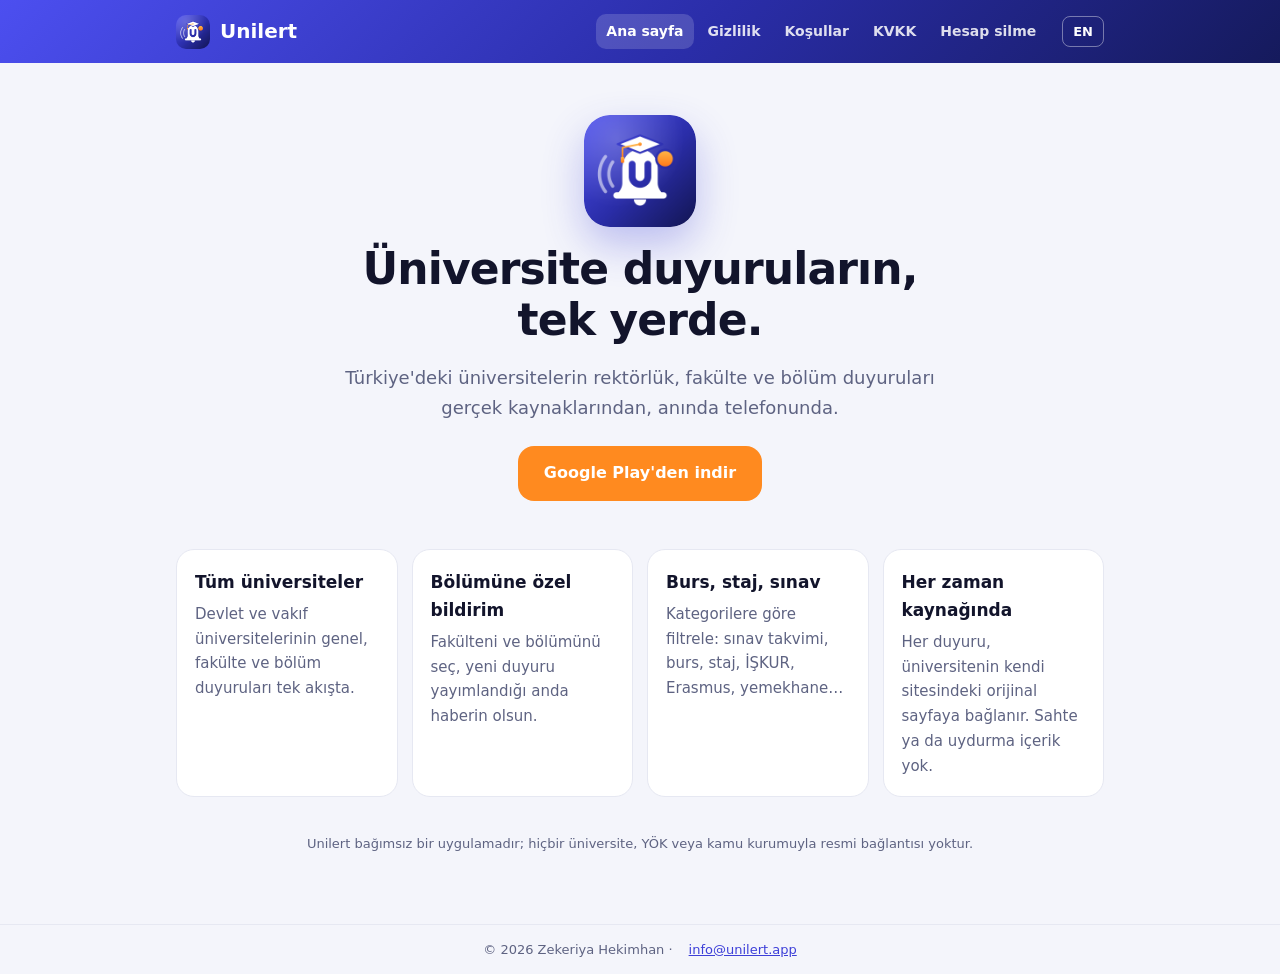
<file: index.html>
<!doctype html>
<html lang="tr">
<head>
<meta charset="utf-8">
<meta name="viewport" content="width=device-width, initial-scale=1">
<title>Unilert · Üniversite duyuruları tek uygulamada</title>
<meta name="description" content="Unilert · Üniversite duyuruları tek uygulamada">
<link rel="icon" href="assets/logo.png">
<link rel="stylesheet" href="assets/style.css">
</head>
<body>
<header><div class="bar">
<a class="brand" href=""><img src="assets/logo.png" width="34" height="34" alt="">Unilert</a>
<nav><a href="" class=on>Ana sayfa</a><a href="gizlilik/">Gizlilik</a><a href="kullanim-kosullari/">Koşullar</a><a href="kvkk/">KVKK</a><a href="hesap-silme/">Hesap silme</a></nav>
<a class="lang" href="en/" hreflang="en">EN</a>
</div></header>
<main class=wide>
<section class="hero">
  <img class="hero-logo" src="assets/logo.png" alt="Unilert logosu" width="112" height="112">
  <h1>Üniversite duyuruların,<br>tek yerde.</h1>
  <p class="lead">Türkiye'deki üniversitelerin rektörlük, fakülte ve bölüm duyuruları gerçek kaynaklarından, anında telefonunda.</p>
  <a class="store" href="https://play.google.com/store/apps/details?id=com.unilert.app">Google Play'den indir</a>
</section>
<section class="grid">
  <div class="card"><h3>Tüm üniversiteler</h3><p>Devlet ve vakıf üniversitelerinin genel, fakülte ve bölüm duyuruları tek akışta.</p></div>
  <div class="card"><h3>Bölümüne özel bildirim</h3><p>Fakülteni ve bölümünü seç, yeni duyuru yayımlandığı anda haberin olsun.</p></div>
  <div class="card"><h3>Burs, staj, sınav</h3><p>Kategorilere göre filtrele: sınav takvimi, burs, staj, İŞKUR, Erasmus, yemekhane…</p></div>
  <div class="card"><h3>Her zaman kaynağında</h3><p>Her duyuru, üniversitenin kendi sitesindeki orijinal sayfaya bağlanır. Sahte ya da uydurma içerik yok.</p></div>
</section>
<p class="disclaimer">Unilert bağımsız bir uygulamadır; hiçbir üniversite, YÖK veya kamu kurumuyla resmi bağlantısı yoktur.</p>
</main>
<footer><div class="bar">© 2026 Zekeriya Hekimhan · <a href="mailto:info@unilert.app">info@unilert.app</a></div></footer>
</body>
</html>
</file>
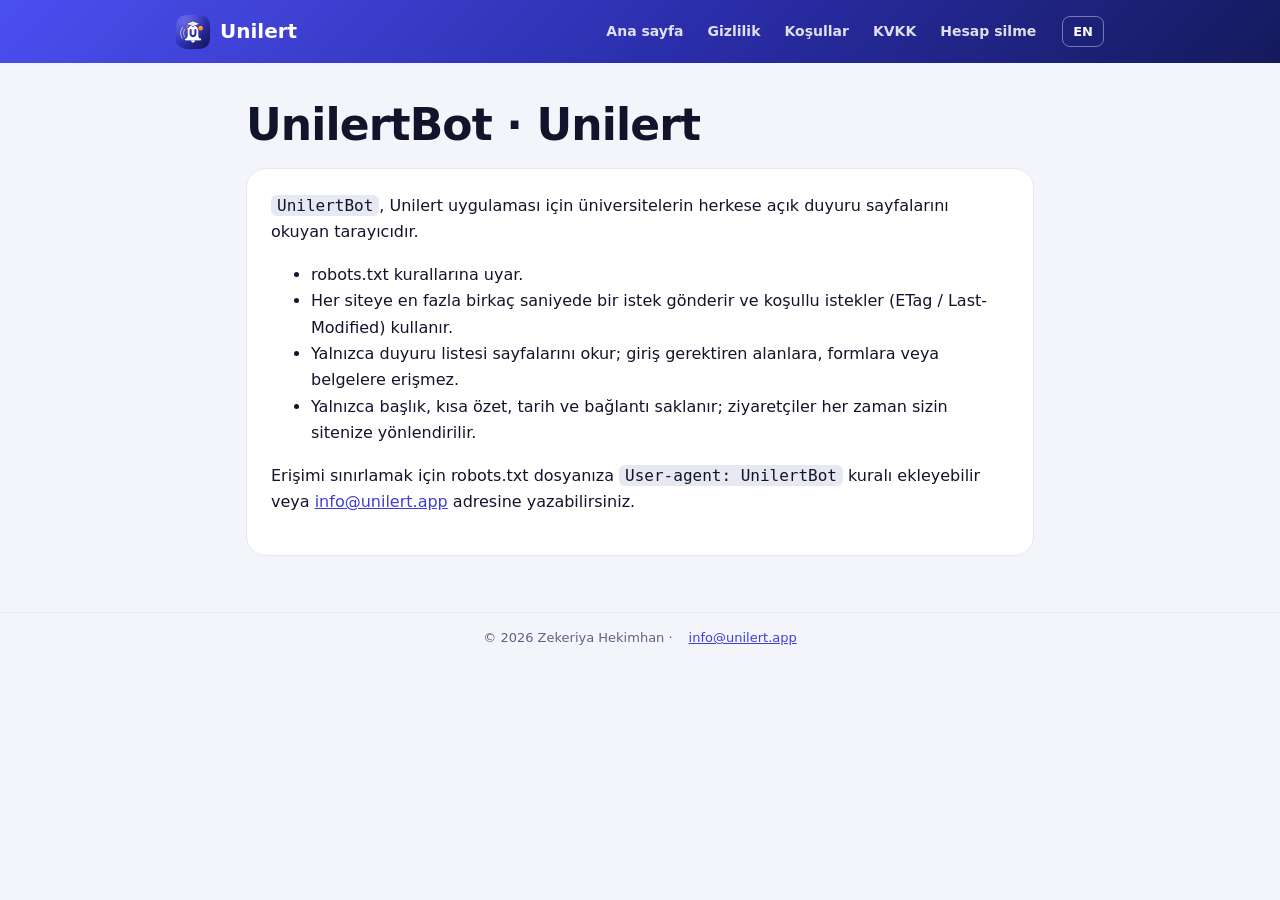
<file: bot/index.html>
<!doctype html>
<html lang="tr">
<head>
<meta charset="utf-8">
<meta name="viewport" content="width=device-width, initial-scale=1">
<title>UnilertBot · Unilert</title>
<meta name="description" content="Unilert · Üniversite duyuruları tek uygulamada">
<link rel="icon" href="../assets/logo.png">
<link rel="stylesheet" href="../assets/style.css">
</head>
<body>
<header><div class="bar">
<a class="brand" href="../"><img src="../assets/logo.png" width="34" height="34" alt="">Unilert</a>
<nav><a href="../">Ana sayfa</a><a href="../gizlilik/">Gizlilik</a><a href="../kullanim-kosullari/">Koşullar</a><a href="../kvkk/">KVKK</a><a href="../hesap-silme/">Hesap silme</a></nav>
<a class="lang" href="../en/bot/" hreflang="en">EN</a>
</div></header>
<main><h1>UnilertBot · Unilert</h1><div class="doc">
<p><code>UnilertBot</code>, Unilert uygulaması için üniversitelerin herkese açık duyuru sayfalarını okuyan tarayıcıdır.</p>
<ul><li>robots.txt kurallarına uyar.</li><li>Her siteye en fazla birkaç saniyede bir istek gönderir ve koşullu istekler (ETag / Last-Modified) kullanır.</li><li>Yalnızca duyuru listesi sayfalarını okur; giriş gerektiren alanlara, formlara veya belgelere erişmez.</li><li>Yalnızca başlık, kısa özet, tarih ve bağlantı saklanır; ziyaretçiler her zaman sizin sitenize yönlendirilir.</li></ul>
<p>Erişimi sınırlamak için robots.txt dosyanıza <code>User-agent: UnilertBot</code> kuralı ekleyebilir veya <a href="mailto:info@unilert.app">info@unilert.app</a> adresine yazabilirsiniz.</p>
</div></main>
<footer><div class="bar">© 2026 Zekeriya Hekimhan · <a href="mailto:info@unilert.app">info@unilert.app</a></div></footer>
</body>
</html>
</file>
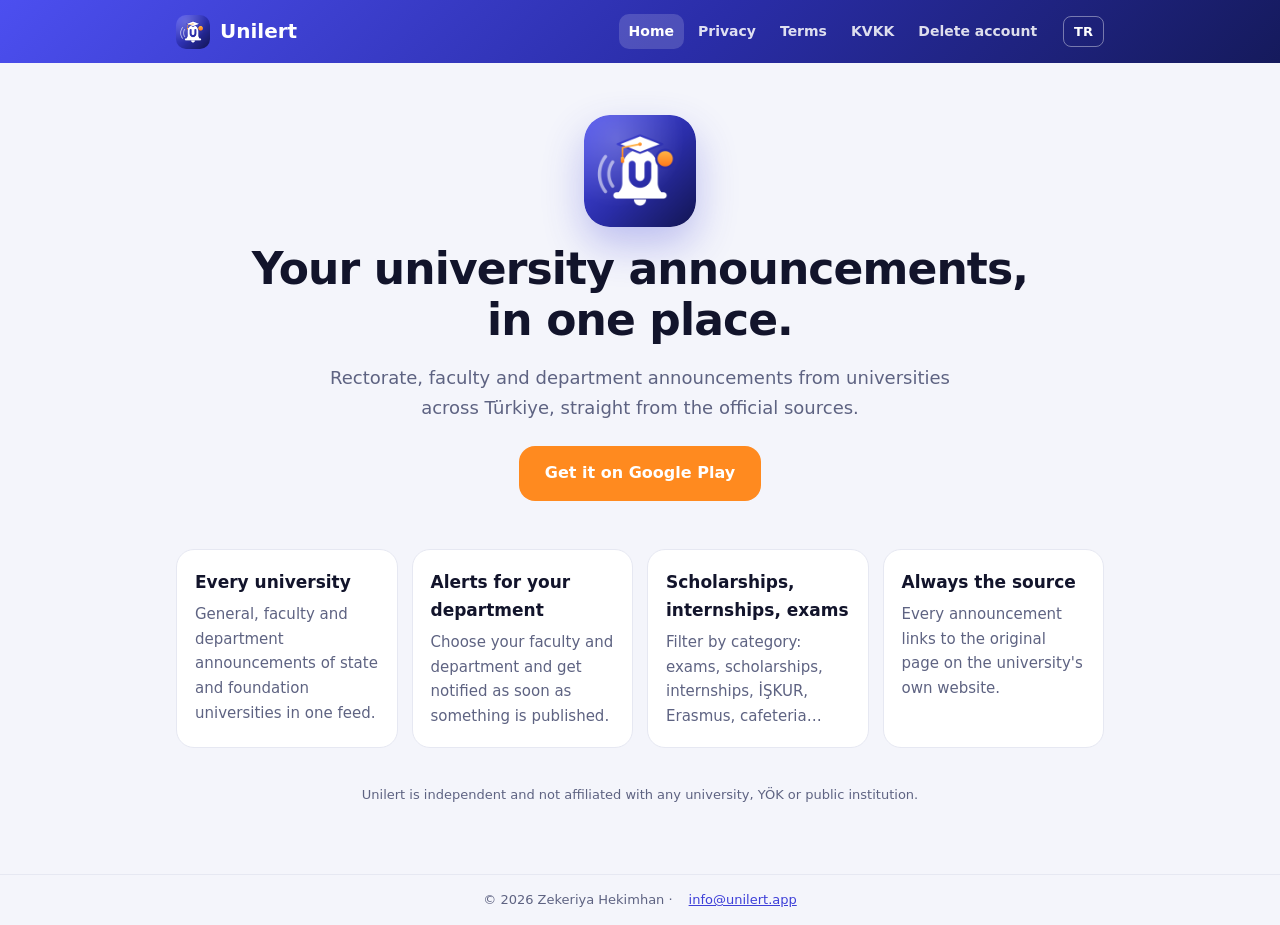
<file: en/index.html>
<!doctype html>
<html lang="en">
<head>
<meta charset="utf-8">
<meta name="viewport" content="width=device-width, initial-scale=1">
<title>Unilert · University announcements in one app</title>
<meta name="description" content="Unilert · University announcements in one app">
<link rel="icon" href="../assets/logo.png">
<link rel="stylesheet" href="../assets/style.css">
</head>
<body>
<header><div class="bar">
<a class="brand" href="../en/"><img src="../assets/logo.png" width="34" height="34" alt="">Unilert</a>
<nav><a href="../en/" class=on>Home</a><a href="../en/gizlilik/">Privacy</a><a href="../en/kullanim-kosullari/">Terms</a><a href="../en/kvkk/">KVKK</a><a href="../en/hesap-silme/">Delete account</a></nav>
<a class="lang" href="../" hreflang="tr">TR</a>
</div></header>
<main class=wide>
<section class="hero">
  <img class="hero-logo" src="../assets/logo.png" alt="Unilert logo" width="112" height="112">
  <h1>Your university announcements,<br>in one place.</h1>
  <p class="lead">Rectorate, faculty and department announcements from universities across Türkiye, straight from the official sources.</p>
  <a class="store" href="https://play.google.com/store/apps/details?id=com.unilert.app">Get it on Google Play</a>
</section>
<section class="grid">
  <div class="card"><h3>Every university</h3><p>General, faculty and department announcements of state and foundation universities in one feed.</p></div>
  <div class="card"><h3>Alerts for your department</h3><p>Choose your faculty and department and get notified as soon as something is published.</p></div>
  <div class="card"><h3>Scholarships, internships, exams</h3><p>Filter by category: exams, scholarships, internships, İŞKUR, Erasmus, cafeteria…</p></div>
  <div class="card"><h3>Always the source</h3><p>Every announcement links to the original page on the university's own website.</p></div>
</section>
<p class="disclaimer">Unilert is independent and not affiliated with any university, YÖK or public institution.</p>
</main>
<footer><div class="bar">© 2026 Zekeriya Hekimhan · <a href="mailto:info@unilert.app">info@unilert.app</a></div></footer>
</body>
</html>
</file>
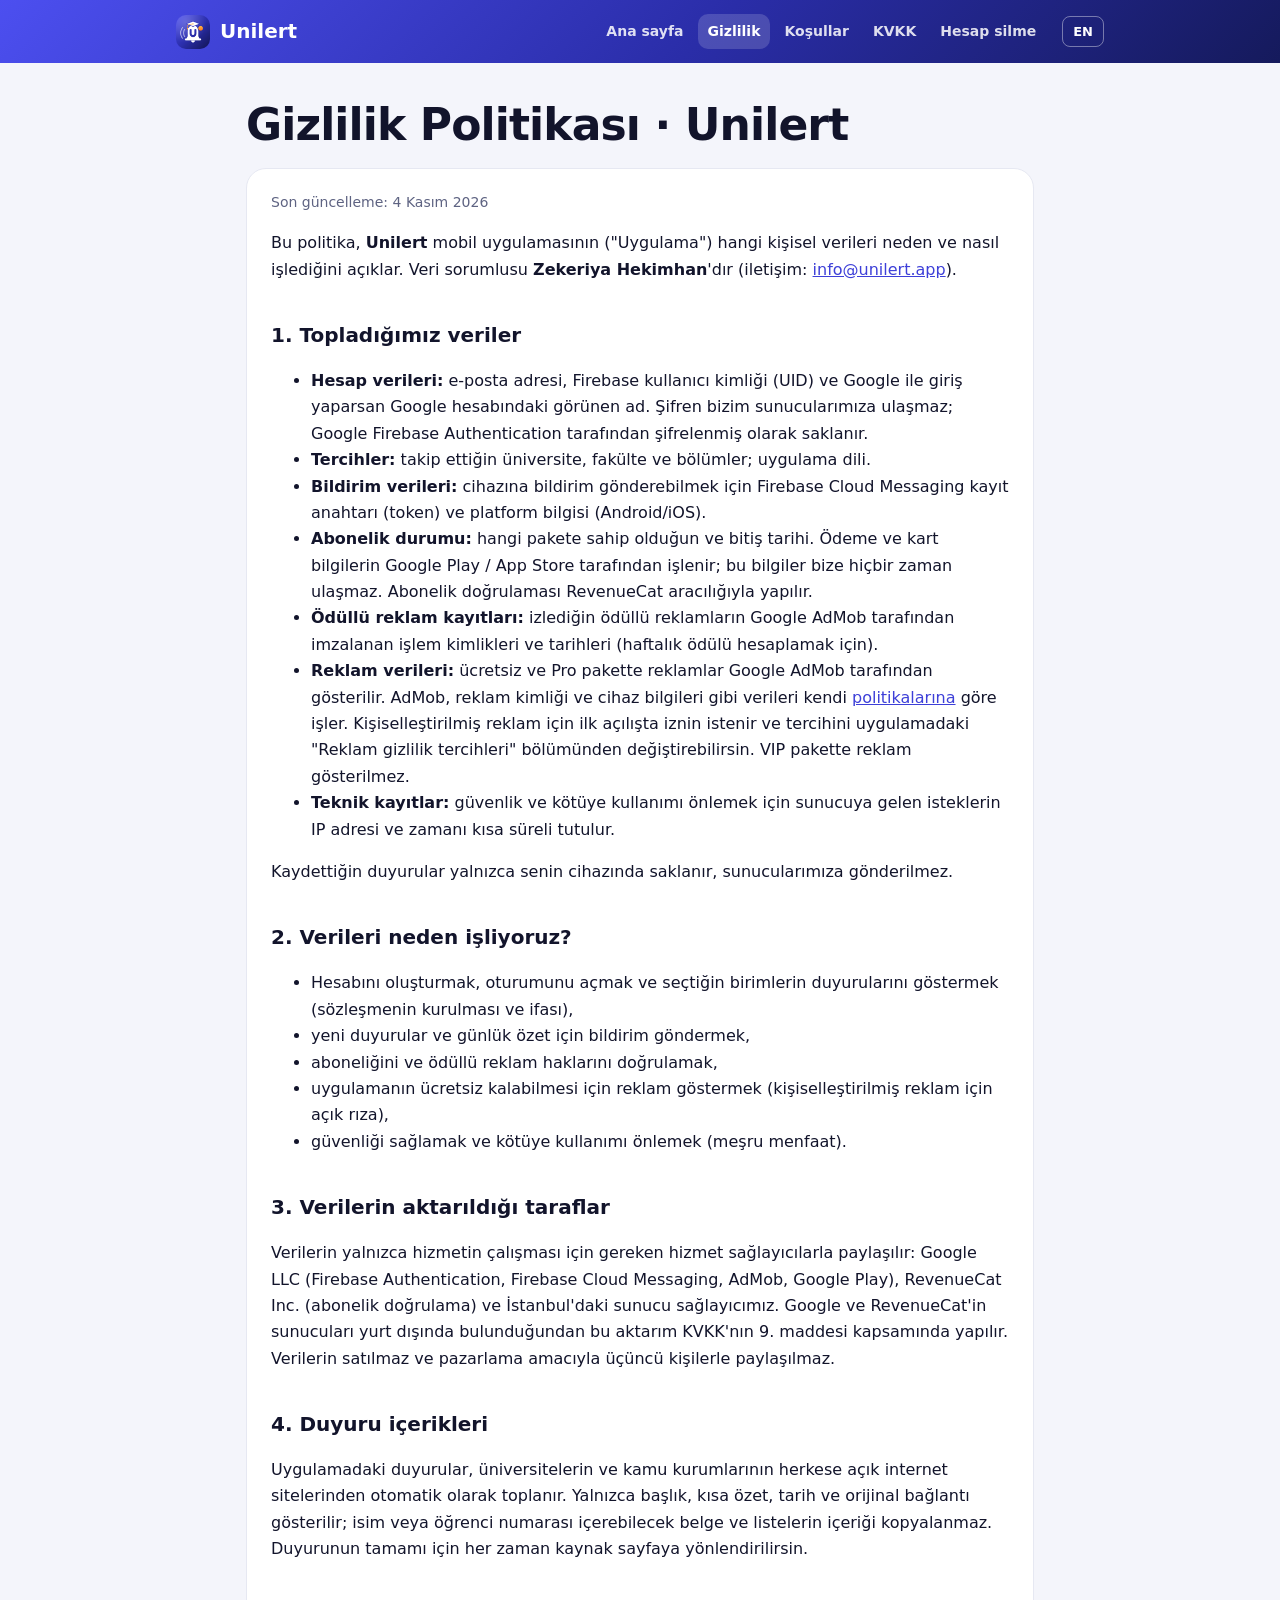
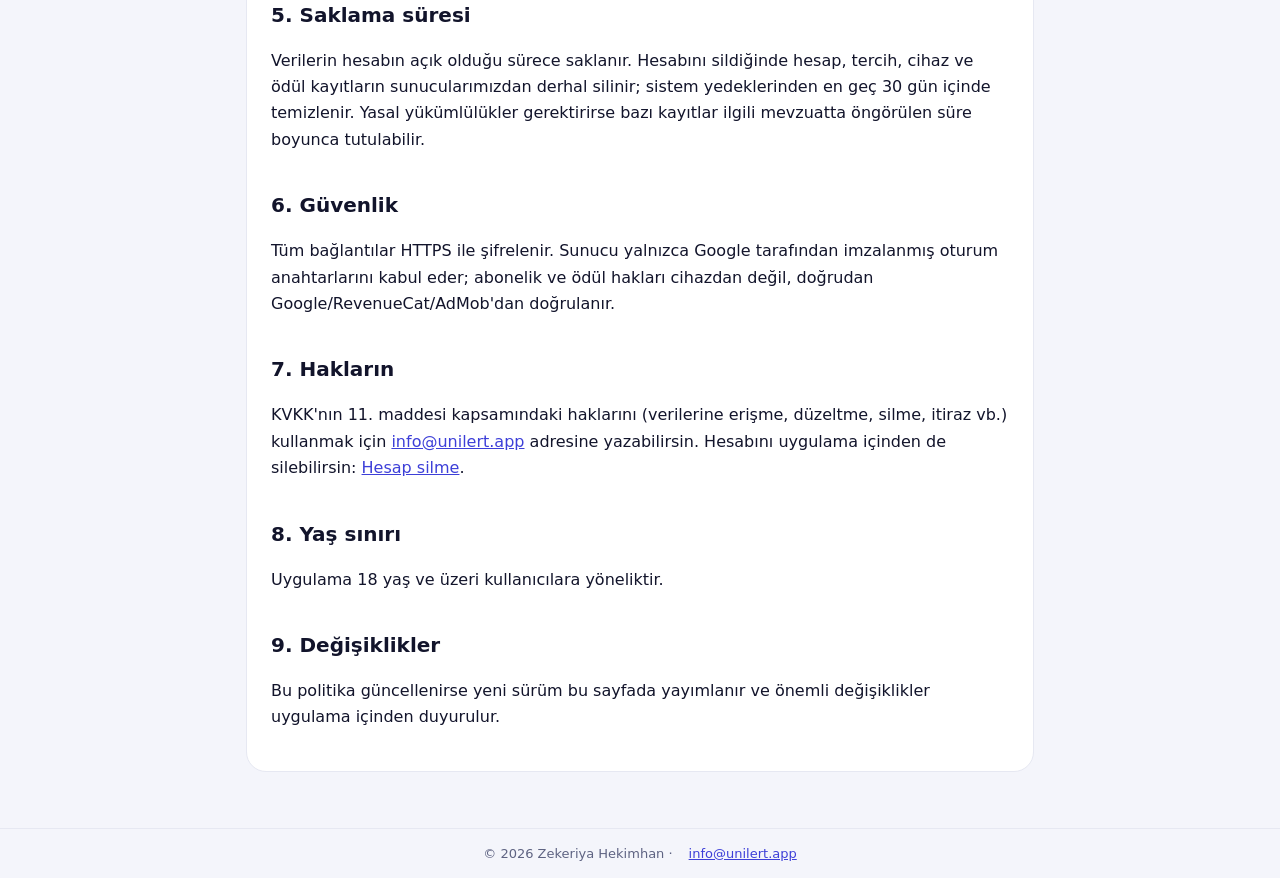
<file: gizlilik/index.html>
<!doctype html>
<html lang="tr">
<head>
<meta charset="utf-8">
<meta name="viewport" content="width=device-width, initial-scale=1">
<title>Gizlilik Politikası · Unilert</title>
<meta name="description" content="Unilert · Üniversite duyuruları tek uygulamada">
<link rel="icon" href="../assets/logo.png">
<link rel="stylesheet" href="../assets/style.css">
</head>
<body>
<header><div class="bar">
<a class="brand" href="../"><img src="../assets/logo.png" width="34" height="34" alt="">Unilert</a>
<nav><a href="../">Ana sayfa</a><a href="../gizlilik/" class=on>Gizlilik</a><a href="../kullanim-kosullari/">Koşullar</a><a href="../kvkk/">KVKK</a><a href="../hesap-silme/">Hesap silme</a></nav>
<a class="lang" href="../en/gizlilik/" hreflang="en">EN</a>
</div></header>
<main><h1>Gizlilik Politikası · Unilert</h1><div class="doc">
<p class="meta">Son güncelleme: 4 Kasım 2026</p>
<p>Bu politika, <strong>Unilert</strong> mobil uygulamasının ("Uygulama") hangi kişisel verileri neden ve nasıl işlediğini açıklar. Veri sorumlusu <strong>Zekeriya Hekimhan</strong>'dır (iletişim: <a href="mailto:info@unilert.app">info@unilert.app</a>).</p>
<h2>1. Topladığımız veriler</h2>
<ul>
<li><strong>Hesap verileri:</strong> e-posta adresi, Firebase kullanıcı kimliği (UID) ve Google ile giriş yaparsan Google hesabındaki görünen ad. Şifren bizim sunucularımıza ulaşmaz; Google Firebase Authentication tarafından şifrelenmiş olarak saklanır.</li>
<li><strong>Tercihler:</strong> takip ettiğin üniversite, fakülte ve bölümler; uygulama dili.</li>
<li><strong>Bildirim verileri:</strong> cihazına bildirim gönderebilmek için Firebase Cloud Messaging kayıt anahtarı (token) ve platform bilgisi (Android/iOS).</li>
<li><strong>Abonelik durumu:</strong> hangi pakete sahip olduğun ve bitiş tarihi. Ödeme ve kart bilgilerin Google Play / App Store tarafından işlenir; bu bilgiler bize hiçbir zaman ulaşmaz. Abonelik doğrulaması RevenueCat aracılığıyla yapılır.</li>
<li><strong>Ödüllü reklam kayıtları:</strong> izlediğin ödüllü reklamların Google AdMob tarafından imzalanan işlem kimlikleri ve tarihleri (haftalık ödülü hesaplamak için).</li>
<li><strong>Reklam verileri:</strong> ücretsiz ve Pro pakette reklamlar Google AdMob tarafından gösterilir. AdMob, reklam kimliği ve cihaz bilgileri gibi verileri kendi <a href="https://policies.google.com/technologies/ads?hl=tr">politikalarına</a> göre işler. Kişiselleştirilmiş reklam için ilk açılışta iznin istenir ve tercihini uygulamadaki "Reklam gizlilik tercihleri" bölümünden değiştirebilirsin. VIP pakette reklam gösterilmez.</li>
<li><strong>Teknik kayıtlar:</strong> güvenlik ve kötüye kullanımı önlemek için sunucuya gelen isteklerin IP adresi ve zamanı kısa süreli tutulur.</li>
</ul>
<p>Kaydettiğin duyurular yalnızca senin cihazında saklanır, sunucularımıza gönderilmez.</p>
<h2>2. Verileri neden işliyoruz?</h2>
<ul>
<li>Hesabını oluşturmak, oturumunu açmak ve seçtiğin birimlerin duyurularını göstermek (sözleşmenin kurulması ve ifası),</li>
<li>yeni duyurular ve günlük özet için bildirim göndermek,</li>
<li>aboneliğini ve ödüllü reklam haklarını doğrulamak,</li>
<li>uygulamanın ücretsiz kalabilmesi için reklam göstermek (kişiselleştirilmiş reklam için açık rıza),</li>
<li>güvenliği sağlamak ve kötüye kullanımı önlemek (meşru menfaat).</li>
</ul>
<h2>3. Verilerin aktarıldığı taraflar</h2>
<p>Verilerin yalnızca hizmetin çalışması için gereken hizmet sağlayıcılarla paylaşılır: Google LLC (Firebase Authentication, Firebase Cloud Messaging, AdMob, Google Play), RevenueCat Inc. (abonelik doğrulama) ve İstanbul'daki sunucu sağlayıcımız. Google ve RevenueCat'in sunucuları yurt dışında bulunduğundan bu aktarım KVKK'nın 9. maddesi kapsamında yapılır. Verilerin satılmaz ve pazarlama amacıyla üçüncü kişilerle paylaşılmaz.</p>
<h2>4. Duyuru içerikleri</h2>
<p>Uygulamadaki duyurular, üniversitelerin ve kamu kurumlarının herkese açık internet sitelerinden otomatik olarak toplanır. Yalnızca başlık, kısa özet, tarih ve orijinal bağlantı gösterilir; isim veya öğrenci numarası içerebilecek belge ve listelerin içeriği kopyalanmaz. Duyurunun tamamı için her zaman kaynak sayfaya yönlendirilirsin.</p>
<h2>5. Saklama süresi</h2>
<p>Verilerin hesabın açık olduğu sürece saklanır. Hesabını sildiğinde hesap, tercih, cihaz ve ödül kayıtların sunucularımızdan derhal silinir; sistem yedeklerinden en geç 30 gün içinde temizlenir. Yasal yükümlülükler gerektirirse bazı kayıtlar ilgili mevzuatta öngörülen süre boyunca tutulabilir.</p>
<h2>6. Güvenlik</h2>
<p>Tüm bağlantılar HTTPS ile şifrelenir. Sunucu yalnızca Google tarafından imzalanmış oturum anahtarlarını kabul eder; abonelik ve ödül hakları cihazdan değil, doğrudan Google/RevenueCat/AdMob'dan doğrulanır.</p>
<h2>7. Hakların</h2>
<p>KVKK'nın 11. maddesi kapsamındaki haklarını (verilerine erişme, düzeltme, silme, itiraz vb.) kullanmak için <a href="mailto:info@unilert.app">info@unilert.app</a> adresine yazabilirsin. Hesabını uygulama içinden de silebilirsin: <a href="../hesap-silme/">Hesap silme</a>.</p>
<h2>8. Yaş sınırı</h2>
<p>Uygulama 18 yaş ve üzeri kullanıcılara yöneliktir.</p>
<h2>9. Değişiklikler</h2>
<p>Bu politika güncellenirse yeni sürüm bu sayfada yayımlanır ve önemli değişiklikler uygulama içinden duyurulur.</p>
</div></main>
<footer><div class="bar">© 2026 Zekeriya Hekimhan · <a href="mailto:info@unilert.app">info@unilert.app</a></div></footer>
</body>
</html>
</file>
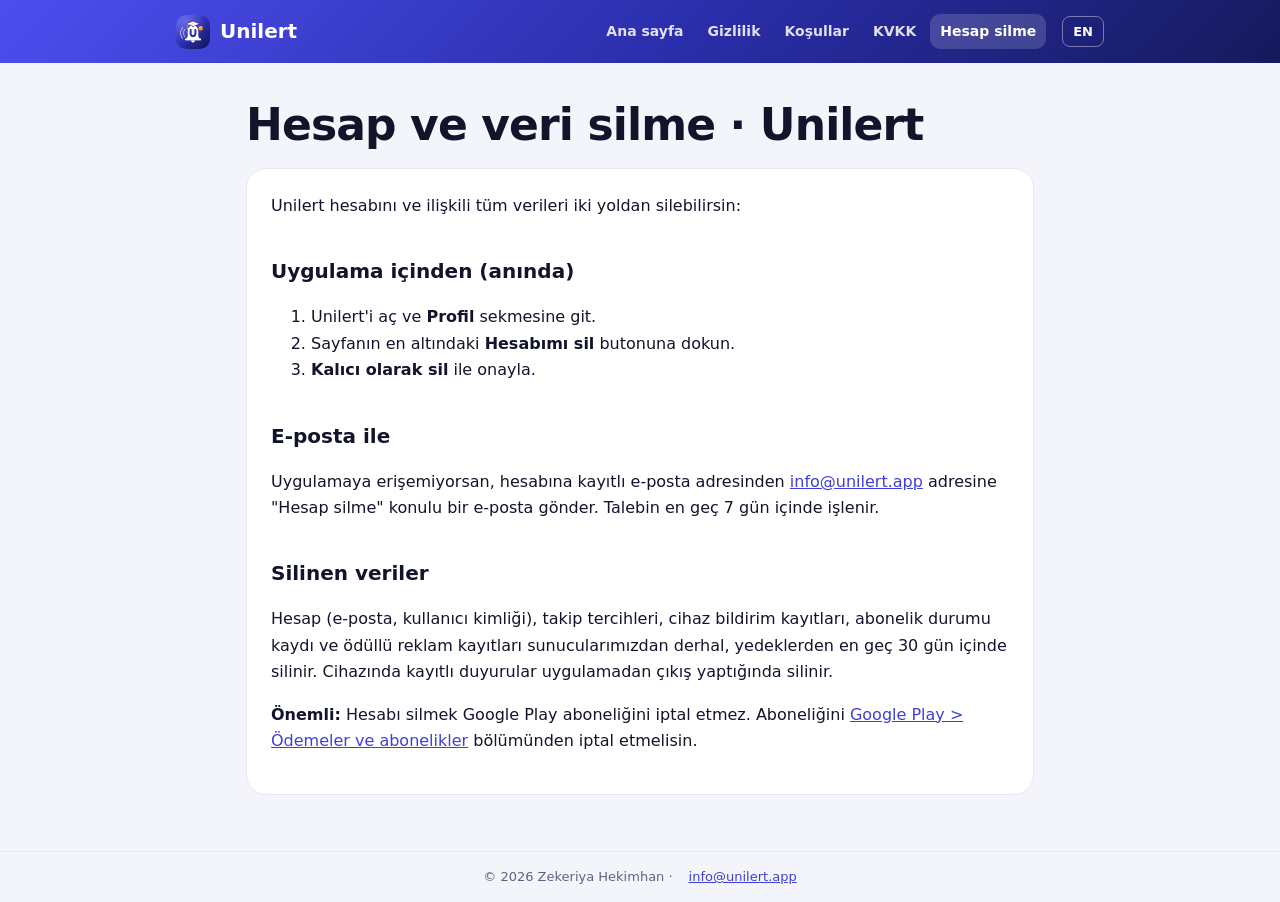
<file: hesap-silme/index.html>
<!doctype html>
<html lang="tr">
<head>
<meta charset="utf-8">
<meta name="viewport" content="width=device-width, initial-scale=1">
<title>Hesap ve veri silme · Unilert</title>
<meta name="description" content="Unilert · Üniversite duyuruları tek uygulamada">
<link rel="icon" href="../assets/logo.png">
<link rel="stylesheet" href="../assets/style.css">
</head>
<body>
<header><div class="bar">
<a class="brand" href="../"><img src="../assets/logo.png" width="34" height="34" alt="">Unilert</a>
<nav><a href="../">Ana sayfa</a><a href="../gizlilik/">Gizlilik</a><a href="../kullanim-kosullari/">Koşullar</a><a href="../kvkk/">KVKK</a><a href="../hesap-silme/" class=on>Hesap silme</a></nav>
<a class="lang" href="../en/hesap-silme/" hreflang="en">EN</a>
</div></header>
<main><h1>Hesap ve veri silme · Unilert</h1><div class="doc">
<p>Unilert hesabını ve ilişkili tüm verileri iki yoldan silebilirsin:</p>
<h2>Uygulama içinden (anında)</h2>
<ol><li>Unilert'i aç ve <strong>Profil</strong> sekmesine git.</li><li>Sayfanın en altındaki <strong>Hesabımı sil</strong> butonuna dokun.</li><li><strong>Kalıcı olarak sil</strong> ile onayla.</li></ol>
<h2>E-posta ile</h2>
<p>Uygulamaya erişemiyorsan, hesabına kayıtlı e-posta adresinden <a href="mailto:info@unilert.app?subject=Unilert%20hesap%20silme">info@unilert.app</a> adresine "Hesap silme" konulu bir e-posta gönder. Talebin en geç 7 gün içinde işlenir.</p>
<h2>Silinen veriler</h2>
<p>Hesap (e-posta, kullanıcı kimliği), takip tercihleri, cihaz bildirim kayıtları, abonelik durumu kaydı ve ödüllü reklam kayıtları sunucularımızdan derhal, yedeklerden en geç 30 gün içinde silinir. Cihazında kayıtlı duyurular uygulamadan çıkış yaptığında silinir.</p>
<p><strong>Önemli:</strong> Hesabı silmek Google Play aboneliğini iptal etmez. Aboneliğini <a href="https://play.google.com/store/account/subscriptions">Google Play &gt; Ödemeler ve abonelikler</a> bölümünden iptal etmelisin.</p>
</div></main>
<footer><div class="bar">© 2026 Zekeriya Hekimhan · <a href="mailto:info@unilert.app">info@unilert.app</a></div></footer>
</body>
</html>
</file>
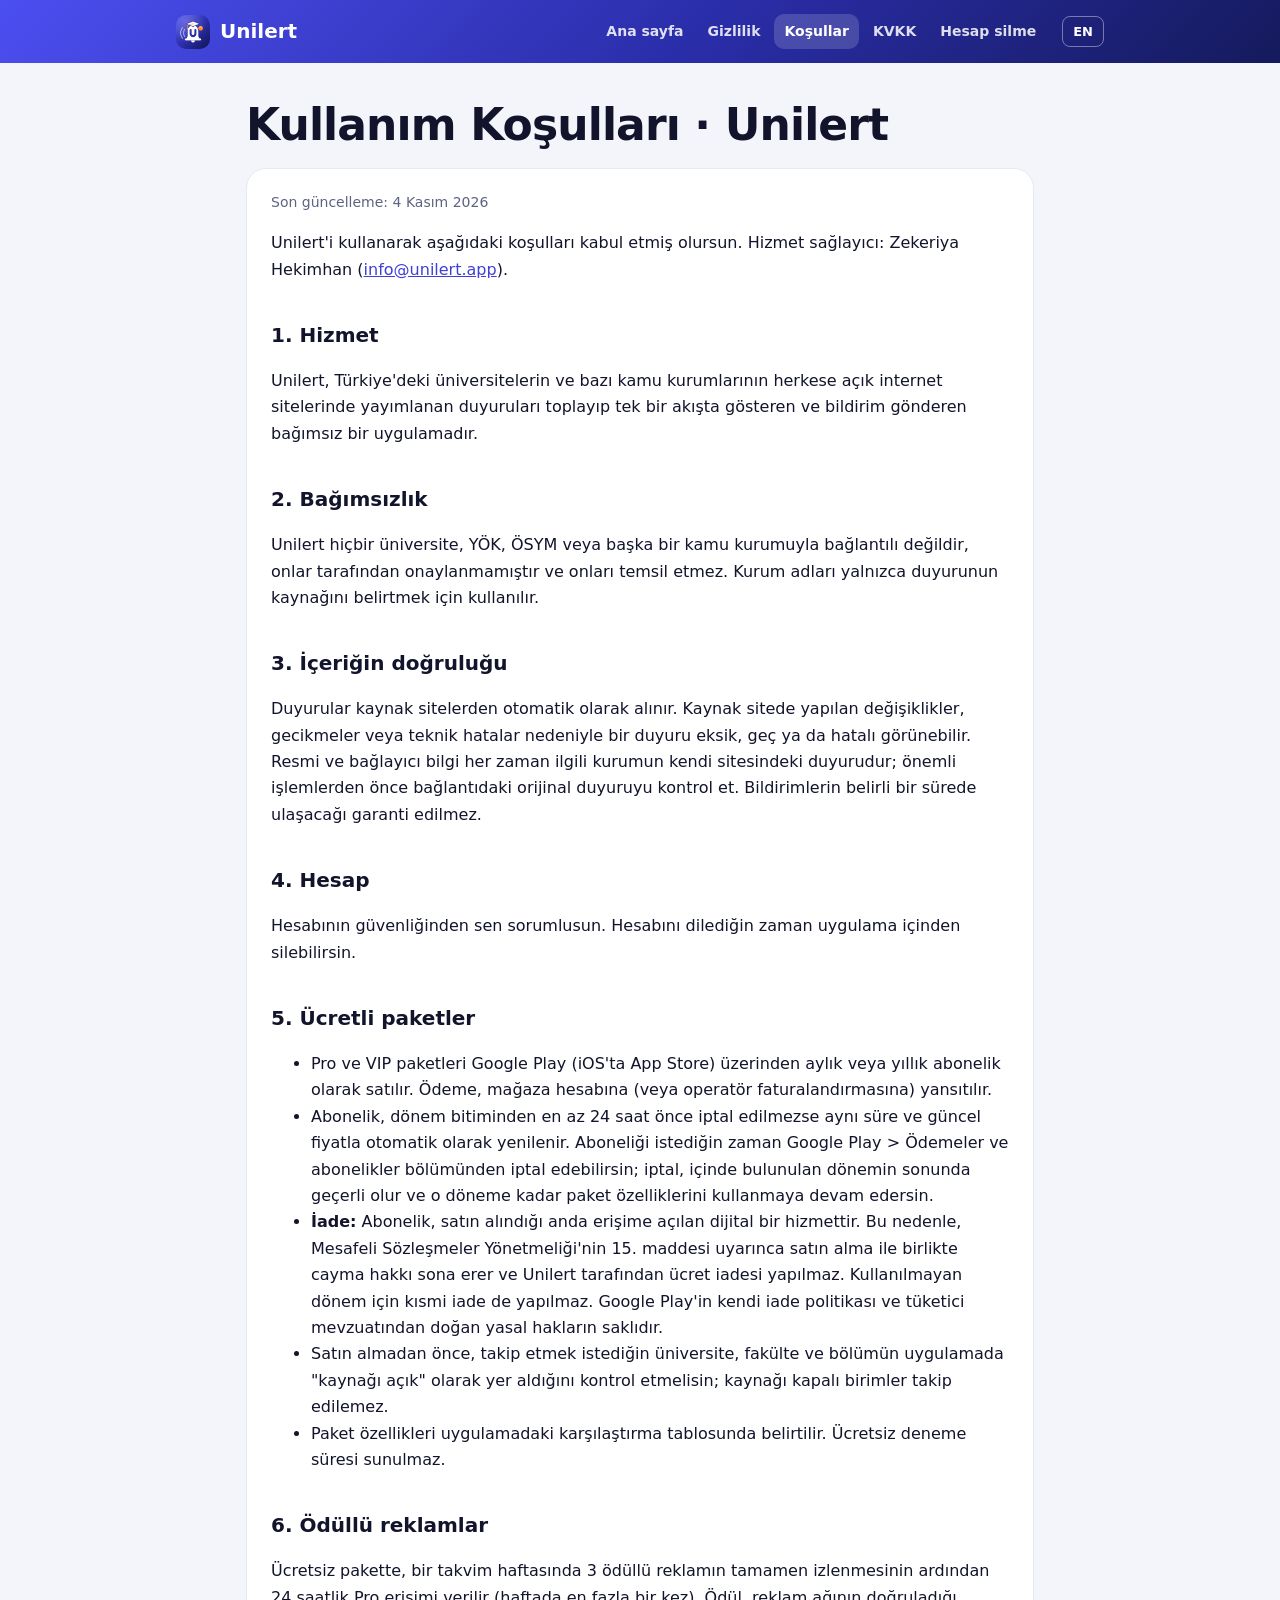
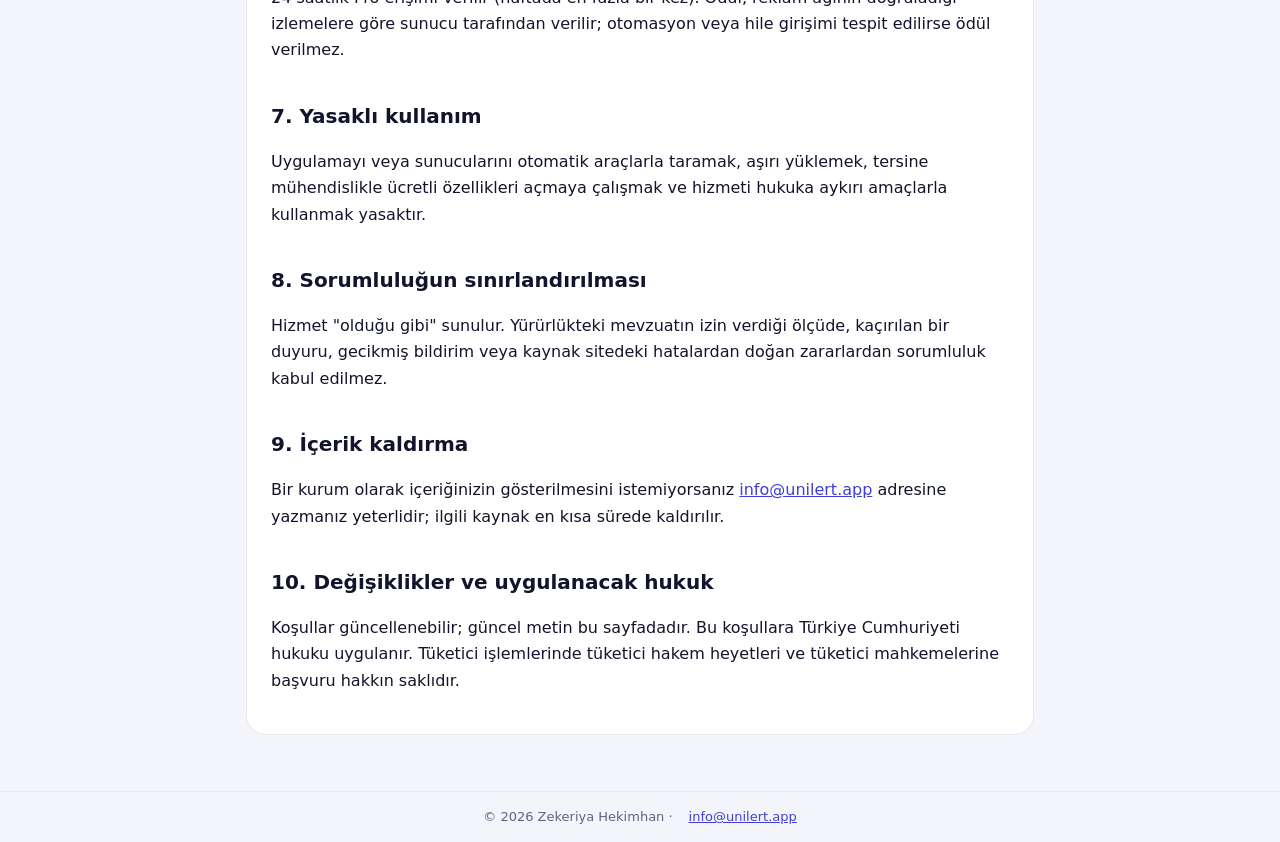
<file: kullanim-kosullari/index.html>
<!doctype html>
<html lang="tr">
<head>
<meta charset="utf-8">
<meta name="viewport" content="width=device-width, initial-scale=1">
<title>Kullanım Koşulları · Unilert</title>
<meta name="description" content="Unilert · Üniversite duyuruları tek uygulamada">
<link rel="icon" href="../assets/logo.png">
<link rel="stylesheet" href="../assets/style.css">
</head>
<body>
<header><div class="bar">
<a class="brand" href="../"><img src="../assets/logo.png" width="34" height="34" alt="">Unilert</a>
<nav><a href="../">Ana sayfa</a><a href="../gizlilik/">Gizlilik</a><a href="../kullanim-kosullari/" class=on>Koşullar</a><a href="../kvkk/">KVKK</a><a href="../hesap-silme/">Hesap silme</a></nav>
<a class="lang" href="../en/kullanim-kosullari/" hreflang="en">EN</a>
</div></header>
<main><h1>Kullanım Koşulları · Unilert</h1><div class="doc">
<p class="meta">Son güncelleme: 4 Kasım 2026</p>
<p>Unilert'i kullanarak aşağıdaki koşulları kabul etmiş olursun. Hizmet sağlayıcı: Zekeriya Hekimhan (<a href="mailto:info@unilert.app">info@unilert.app</a>).</p>
<h2>1. Hizmet</h2>
<p>Unilert, Türkiye'deki üniversitelerin ve bazı kamu kurumlarının herkese açık internet sitelerinde yayımlanan duyuruları toplayıp tek bir akışta gösteren ve bildirim gönderen bağımsız bir uygulamadır.</p>
<h2>2. Bağımsızlık</h2>
<p>Unilert hiçbir üniversite, YÖK, ÖSYM veya başka bir kamu kurumuyla bağlantılı değildir, onlar tarafından onaylanmamıştır ve onları temsil etmez. Kurum adları yalnızca duyurunun kaynağını belirtmek için kullanılır.</p>
<h2>3. İçeriğin doğruluğu</h2>
<p>Duyurular kaynak sitelerden otomatik olarak alınır. Kaynak sitede yapılan değişiklikler, gecikmeler veya teknik hatalar nedeniyle bir duyuru eksik, geç ya da hatalı görünebilir. Resmi ve bağlayıcı bilgi her zaman ilgili kurumun kendi sitesindeki duyurudur; önemli işlemlerden önce bağlantıdaki orijinal duyuruyu kontrol et. Bildirimlerin belirli bir sürede ulaşacağı garanti edilmez.</p>
<h2>4. Hesap</h2>
<p>Hesabının güvenliğinden sen sorumlusun. Hesabını dilediğin zaman uygulama içinden silebilirsin.</p>
<h2>5. Ücretli paketler</h2>
<ul>
<li>Pro ve VIP paketleri Google Play (iOS'ta App Store) üzerinden aylık veya yıllık abonelik olarak satılır. Ödeme, mağaza hesabına (veya operatör faturalandırmasına) yansıtılır.</li>
<li>Abonelik, dönem bitiminden en az 24 saat önce iptal edilmezse aynı süre ve güncel fiyatla otomatik olarak yenilenir. Aboneliği istediğin zaman Google Play &gt; Ödemeler ve abonelikler bölümünden iptal edebilirsin; iptal, içinde bulunulan dönemin sonunda geçerli olur ve o döneme kadar paket özelliklerini kullanmaya devam edersin.</li>
<li><strong>İade:</strong> Abonelik, satın alındığı anda erişime açılan dijital bir hizmettir. Bu nedenle, Mesafeli Sözleşmeler Yönetmeliği'nin 15. maddesi uyarınca satın alma ile birlikte cayma hakkı sona erer ve Unilert tarafından ücret iadesi yapılmaz. Kullanılmayan dönem için kısmi iade de yapılmaz. Google Play'in kendi iade politikası ve tüketici mevzuatından doğan yasal hakların saklıdır.</li>
<li>Satın almadan önce, takip etmek istediğin üniversite, fakülte ve bölümün uygulamada "kaynağı açık" olarak yer aldığını kontrol etmelisin; kaynağı kapalı birimler takip edilemez.</li>
<li>Paket özellikleri uygulamadaki karşılaştırma tablosunda belirtilir. Ücretsiz deneme süresi sunulmaz.</li>
</ul>
<h2>6. Ödüllü reklamlar</h2>
<p>Ücretsiz pakette, bir takvim haftasında 3 ödüllü reklamın tamamen izlenmesinin ardından 24 saatlik Pro erişimi verilir (haftada en fazla bir kez). Ödül, reklam ağının doğruladığı izlemelere göre sunucu tarafından verilir; otomasyon veya hile girişimi tespit edilirse ödül verilmez.</p>
<h2>7. Yasaklı kullanım</h2>
<p>Uygulamayı veya sunucularını otomatik araçlarla taramak, aşırı yüklemek, tersine mühendislikle ücretli özellikleri açmaya çalışmak ve hizmeti hukuka aykırı amaçlarla kullanmak yasaktır.</p>
<h2>8. Sorumluluğun sınırlandırılması</h2>
<p>Hizmet "olduğu gibi" sunulur. Yürürlükteki mevzuatın izin verdiği ölçüde, kaçırılan bir duyuru, gecikmiş bildirim veya kaynak sitedeki hatalardan doğan zararlardan sorumluluk kabul edilmez.</p>
<h2>9. İçerik kaldırma</h2>
<p>Bir kurum olarak içeriğinizin gösterilmesini istemiyorsanız <a href="mailto:info@unilert.app">info@unilert.app</a> adresine yazmanız yeterlidir; ilgili kaynak en kısa sürede kaldırılır.</p>
<h2>10. Değişiklikler ve uygulanacak hukuk</h2>
<p>Koşullar güncellenebilir; güncel metin bu sayfadadır. Bu koşullara Türkiye Cumhuriyeti hukuku uygulanır. Tüketici işlemlerinde tüketici hakem heyetleri ve tüketici mahkemelerine başvuru hakkın saklıdır.</p>
</div></main>
<footer><div class="bar">© 2026 Zekeriya Hekimhan · <a href="mailto:info@unilert.app">info@unilert.app</a></div></footer>
</body>
</html>
</file>
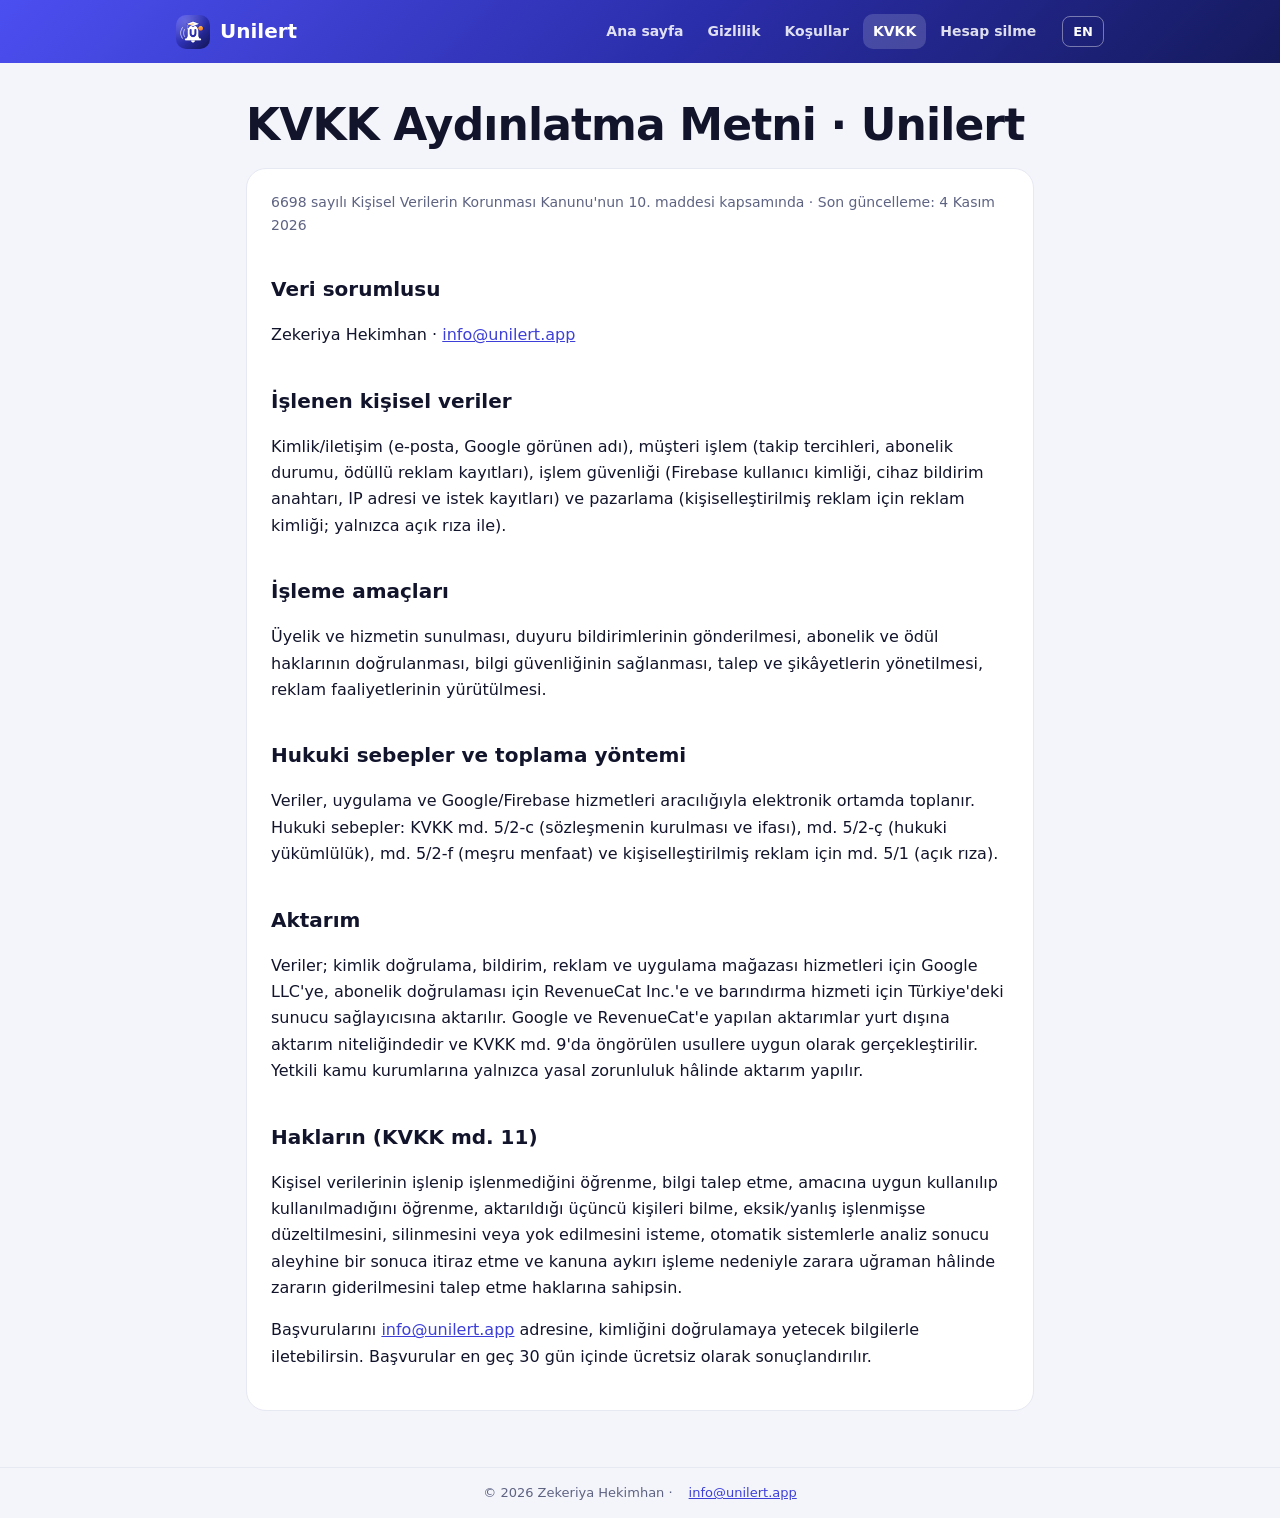
<file: kvkk/index.html>
<!doctype html>
<html lang="tr">
<head>
<meta charset="utf-8">
<meta name="viewport" content="width=device-width, initial-scale=1">
<title>KVKK Aydınlatma Metni · Unilert</title>
<meta name="description" content="Unilert · Üniversite duyuruları tek uygulamada">
<link rel="icon" href="../assets/logo.png">
<link rel="stylesheet" href="../assets/style.css">
</head>
<body>
<header><div class="bar">
<a class="brand" href="../"><img src="../assets/logo.png" width="34" height="34" alt="">Unilert</a>
<nav><a href="../">Ana sayfa</a><a href="../gizlilik/">Gizlilik</a><a href="../kullanim-kosullari/">Koşullar</a><a href="../kvkk/" class=on>KVKK</a><a href="../hesap-silme/">Hesap silme</a></nav>
<a class="lang" href="../en/kvkk/" hreflang="en">EN</a>
</div></header>
<main><h1>KVKK Aydınlatma Metni · Unilert</h1><div class="doc">
<p class="meta">6698 sayılı Kişisel Verilerin Korunması Kanunu'nun 10. maddesi kapsamında · Son güncelleme: 4 Kasım 2026</p>
<h2>Veri sorumlusu</h2><p>Zekeriya Hekimhan · <a href="mailto:info@unilert.app">info@unilert.app</a></p>
<h2>İşlenen kişisel veriler</h2>
<p>Kimlik/iletişim (e-posta, Google görünen adı), müşteri işlem (takip tercihleri, abonelik durumu, ödüllü reklam kayıtları), işlem güvenliği (Firebase kullanıcı kimliği, cihaz bildirim anahtarı, IP adresi ve istek kayıtları) ve pazarlama (kişiselleştirilmiş reklam için reklam kimliği; yalnızca açık rıza ile).</p>
<h2>İşleme amaçları</h2>
<p>Üyelik ve hizmetin sunulması, duyuru bildirimlerinin gönderilmesi, abonelik ve ödül haklarının doğrulanması, bilgi güvenliğinin sağlanması, talep ve şikâyetlerin yönetilmesi, reklam faaliyetlerinin yürütülmesi.</p>
<h2>Hukuki sebepler ve toplama yöntemi</h2>
<p>Veriler, uygulama ve Google/Firebase hizmetleri aracılığıyla elektronik ortamda toplanır. Hukuki sebepler: KVKK md. 5/2-c (sözleşmenin kurulması ve ifası), md. 5/2-ç (hukuki yükümlülük), md. 5/2-f (meşru menfaat) ve kişiselleştirilmiş reklam için md. 5/1 (açık rıza).</p>
<h2>Aktarım</h2>
<p>Veriler; kimlik doğrulama, bildirim, reklam ve uygulama mağazası hizmetleri için Google LLC'ye, abonelik doğrulaması için RevenueCat Inc.'e ve barındırma hizmeti için Türkiye'deki sunucu sağlayıcısına aktarılır. Google ve RevenueCat'e yapılan aktarımlar yurt dışına aktarım niteliğindedir ve KVKK md. 9'da öngörülen usullere uygun olarak gerçekleştirilir. Yetkili kamu kurumlarına yalnızca yasal zorunluluk hâlinde aktarım yapılır.</p>
<h2>Hakların (KVKK md. 11)</h2>
<p>Kişisel verilerinin işlenip işlenmediğini öğrenme, bilgi talep etme, amacına uygun kullanılıp kullanılmadığını öğrenme, aktarıldığı üçüncü kişileri bilme, eksik/yanlış işlenmişse düzeltilmesini, silinmesini veya yok edilmesini isteme, otomatik sistemlerle analiz sonucu aleyhine bir sonuca itiraz etme ve kanuna aykırı işleme nedeniyle zarara uğraman hâlinde zararın giderilmesini talep etme haklarına sahipsin.</p>
<p>Başvurularını <a href="mailto:info@unilert.app">info@unilert.app</a> adresine, kimliğini doğrulamaya yetecek bilgilerle iletebilirsin. Başvurular en geç 30 gün içinde ücretsiz olarak sonuçlandırılır.</p>
</div></main>
<footer><div class="bar">© 2026 Zekeriya Hekimhan · <a href="mailto:info@unilert.app">info@unilert.app</a></div></footer>
</body>
</html>
</file>
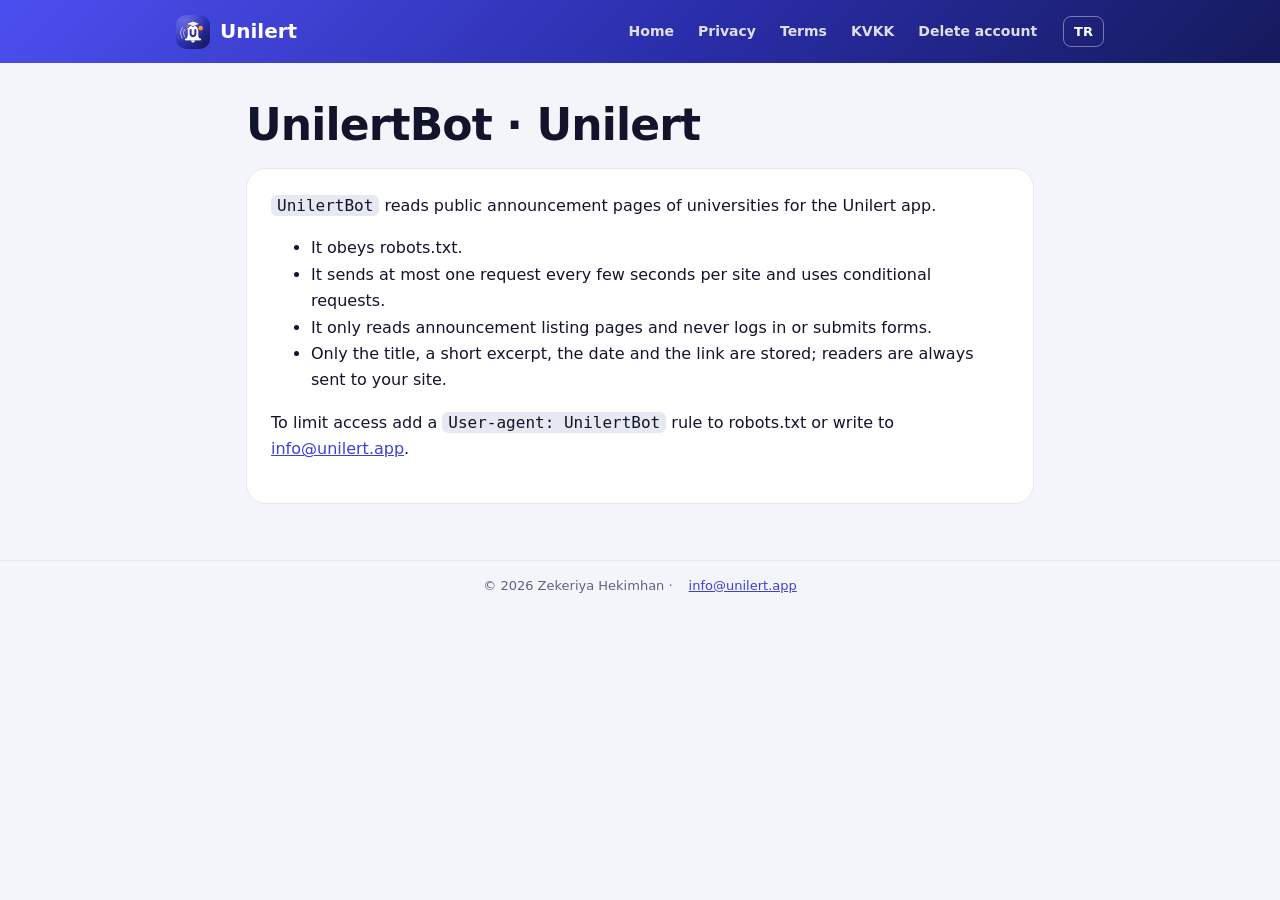
<file: en/bot/index.html>
<!doctype html>
<html lang="en">
<head>
<meta charset="utf-8">
<meta name="viewport" content="width=device-width, initial-scale=1">
<title>UnilertBot · Unilert</title>
<meta name="description" content="Unilert · University announcements in one app">
<link rel="icon" href="../../assets/logo.png">
<link rel="stylesheet" href="../../assets/style.css">
</head>
<body>
<header><div class="bar">
<a class="brand" href="../../en/"><img src="../../assets/logo.png" width="34" height="34" alt="">Unilert</a>
<nav><a href="../../en/">Home</a><a href="../../en/gizlilik/">Privacy</a><a href="../../en/kullanim-kosullari/">Terms</a><a href="../../en/kvkk/">KVKK</a><a href="../../en/hesap-silme/">Delete account</a></nav>
<a class="lang" href="../../bot/" hreflang="tr">TR</a>
</div></header>
<main><h1>UnilertBot · Unilert</h1><div class="doc">
<p><code>UnilertBot</code> reads public announcement pages of universities for the Unilert app.</p>
<ul><li>It obeys robots.txt.</li><li>It sends at most one request every few seconds per site and uses conditional requests.</li><li>It only reads announcement listing pages and never logs in or submits forms.</li><li>Only the title, a short excerpt, the date and the link are stored; readers are always sent to your site.</li></ul>
<p>To limit access add a <code>User-agent: UnilertBot</code> rule to robots.txt or write to <a href="mailto:info@unilert.app">info@unilert.app</a>.</p>
</div></main>
<footer><div class="bar">© 2026 Zekeriya Hekimhan · <a href="mailto:info@unilert.app">info@unilert.app</a></div></footer>
</body>
</html>
</file>
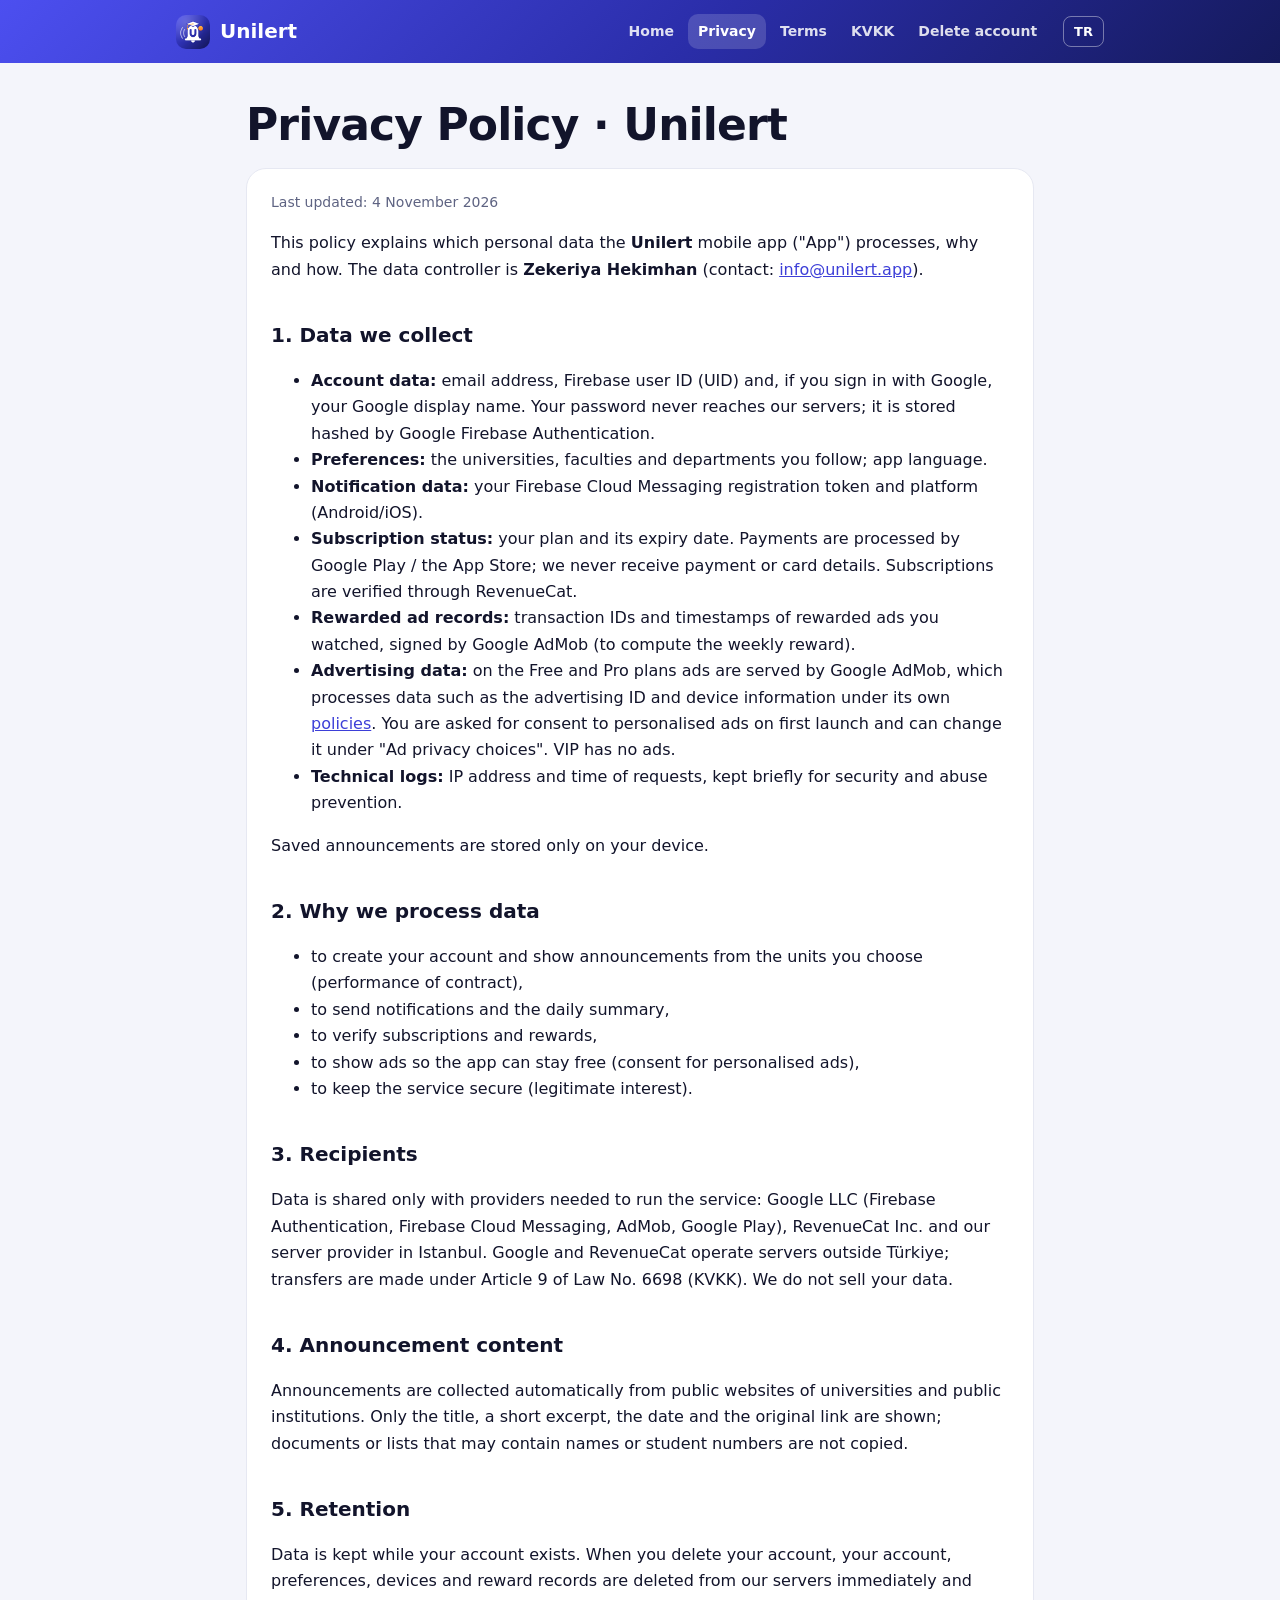
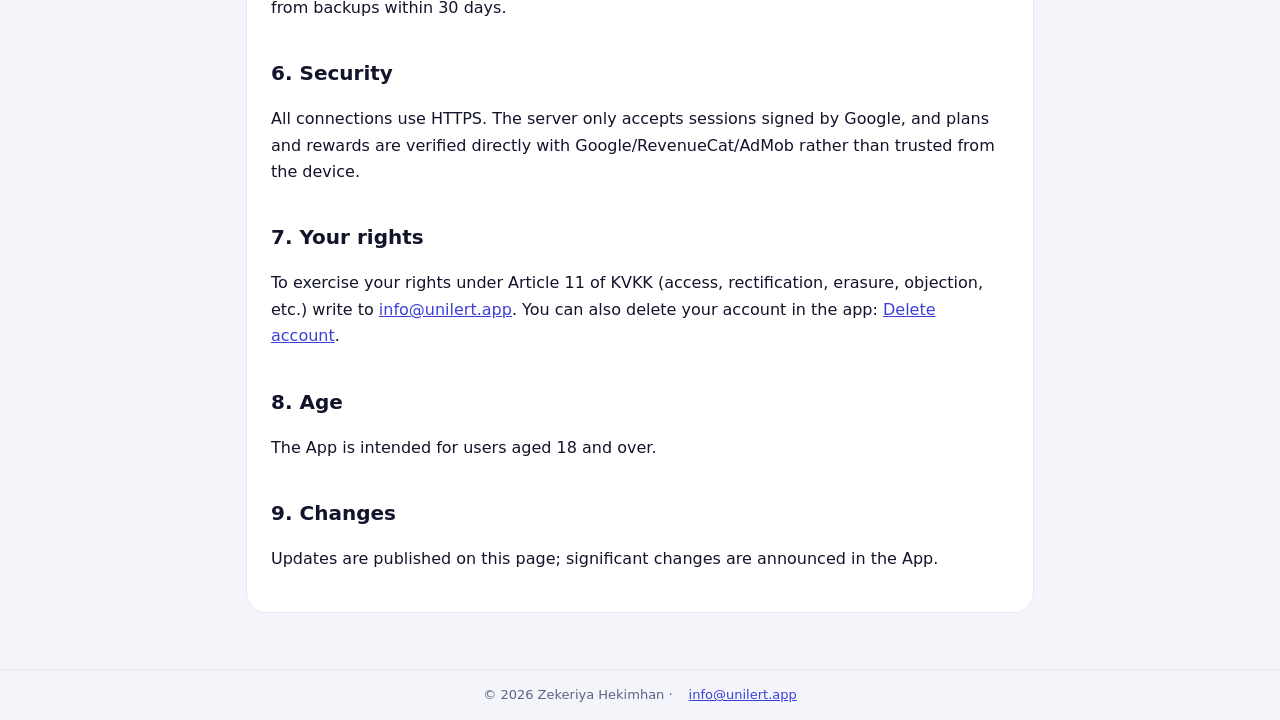
<file: en/gizlilik/index.html>
<!doctype html>
<html lang="en">
<head>
<meta charset="utf-8">
<meta name="viewport" content="width=device-width, initial-scale=1">
<title>Privacy Policy · Unilert</title>
<meta name="description" content="Unilert · University announcements in one app">
<link rel="icon" href="../../assets/logo.png">
<link rel="stylesheet" href="../../assets/style.css">
</head>
<body>
<header><div class="bar">
<a class="brand" href="../../en/"><img src="../../assets/logo.png" width="34" height="34" alt="">Unilert</a>
<nav><a href="../../en/">Home</a><a href="../../en/gizlilik/" class=on>Privacy</a><a href="../../en/kullanim-kosullari/">Terms</a><a href="../../en/kvkk/">KVKK</a><a href="../../en/hesap-silme/">Delete account</a></nav>
<a class="lang" href="../../gizlilik/" hreflang="tr">TR</a>
</div></header>
<main><h1>Privacy Policy · Unilert</h1><div class="doc">
<p class="meta">Last updated: 4 November 2026</p>
<p>This policy explains which personal data the <strong>Unilert</strong> mobile app ("App") processes, why and how. The data controller is <strong>Zekeriya Hekimhan</strong> (contact: <a href="mailto:info@unilert.app">info@unilert.app</a>).</p>
<h2>1. Data we collect</h2>
<ul>
<li><strong>Account data:</strong> email address, Firebase user ID (UID) and, if you sign in with Google, your Google display name. Your password never reaches our servers; it is stored hashed by Google Firebase Authentication.</li>
<li><strong>Preferences:</strong> the universities, faculties and departments you follow; app language.</li>
<li><strong>Notification data:</strong> your Firebase Cloud Messaging registration token and platform (Android/iOS).</li>
<li><strong>Subscription status:</strong> your plan and its expiry date. Payments are processed by Google Play / the App Store; we never receive payment or card details. Subscriptions are verified through RevenueCat.</li>
<li><strong>Rewarded ad records:</strong> transaction IDs and timestamps of rewarded ads you watched, signed by Google AdMob (to compute the weekly reward).</li>
<li><strong>Advertising data:</strong> on the Free and Pro plans ads are served by Google AdMob, which processes data such as the advertising ID and device information under its own <a href="https://policies.google.com/technologies/ads">policies</a>. You are asked for consent to personalised ads on first launch and can change it under "Ad privacy choices". VIP has no ads.</li>
<li><strong>Technical logs:</strong> IP address and time of requests, kept briefly for security and abuse prevention.</li>
</ul>
<p>Saved announcements are stored only on your device.</p>
<h2>2. Why we process data</h2>
<ul><li>to create your account and show announcements from the units you choose (performance of contract),</li><li>to send notifications and the daily summary,</li><li>to verify subscriptions and rewards,</li><li>to show ads so the app can stay free (consent for personalised ads),</li><li>to keep the service secure (legitimate interest).</li></ul>
<h2>3. Recipients</h2>
<p>Data is shared only with providers needed to run the service: Google LLC (Firebase Authentication, Firebase Cloud Messaging, AdMob, Google Play), RevenueCat Inc. and our server provider in Istanbul. Google and RevenueCat operate servers outside Türkiye; transfers are made under Article 9 of Law No. 6698 (KVKK). We do not sell your data.</p>
<h2>4. Announcement content</h2>
<p>Announcements are collected automatically from public websites of universities and public institutions. Only the title, a short excerpt, the date and the original link are shown; documents or lists that may contain names or student numbers are not copied.</p>
<h2>5. Retention</h2>
<p>Data is kept while your account exists. When you delete your account, your account, preferences, devices and reward records are deleted from our servers immediately and from backups within 30 days.</p>
<h2>6. Security</h2>
<p>All connections use HTTPS. The server only accepts sessions signed by Google, and plans and rewards are verified directly with Google/RevenueCat/AdMob rather than trusted from the device.</p>
<h2>7. Your rights</h2>
<p>To exercise your rights under Article 11 of KVKK (access, rectification, erasure, objection, etc.) write to <a href="mailto:info@unilert.app">info@unilert.app</a>. You can also delete your account in the app: <a href="../hesap-silme/">Delete account</a>.</p>
<h2>8. Age</h2><p>The App is intended for users aged 18 and over.</p>
<h2>9. Changes</h2><p>Updates are published on this page; significant changes are announced in the App.</p>
</div></main>
<footer><div class="bar">© 2026 Zekeriya Hekimhan · <a href="mailto:info@unilert.app">info@unilert.app</a></div></footer>
</body>
</html>
</file>
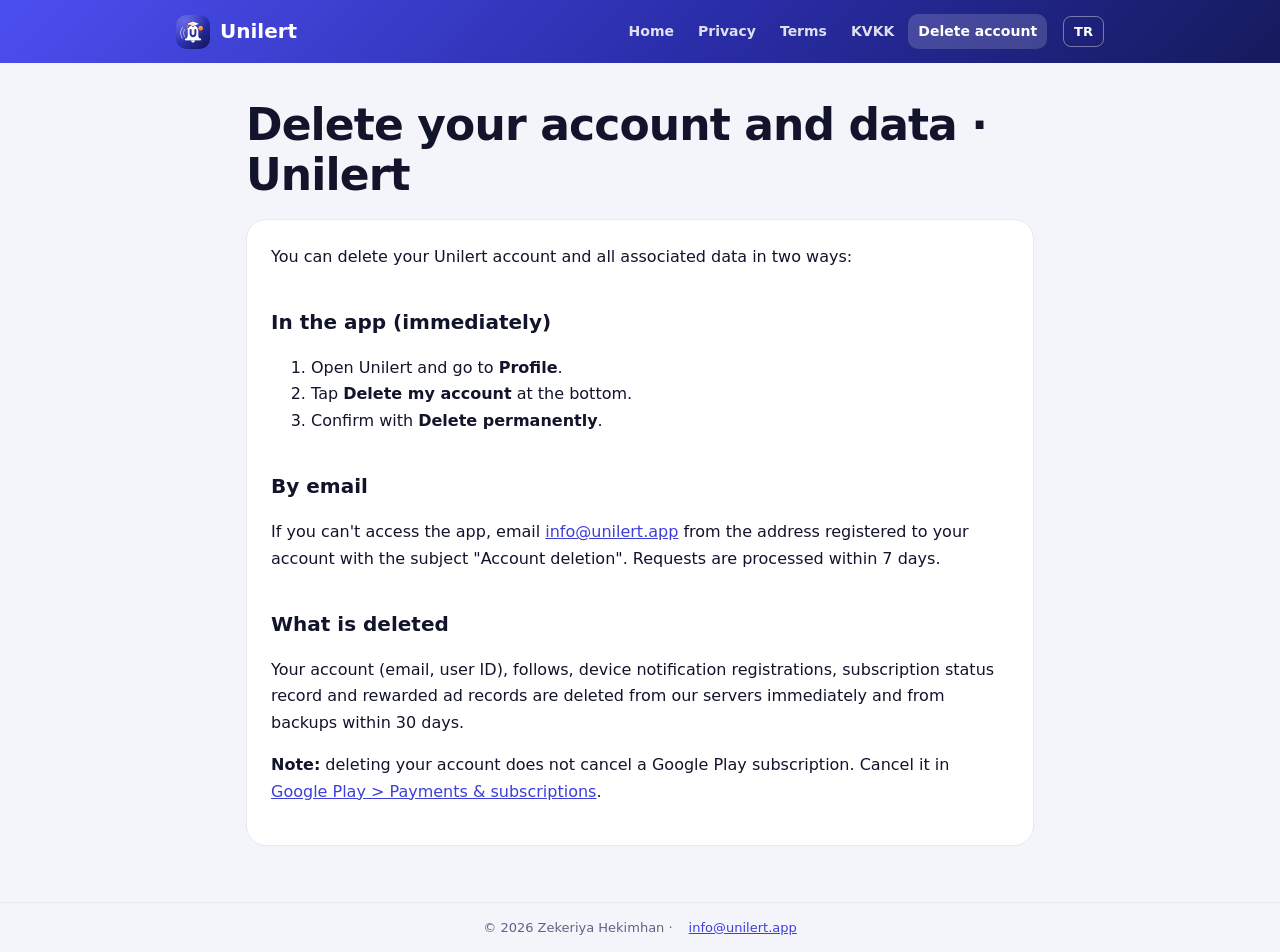
<file: en/hesap-silme/index.html>
<!doctype html>
<html lang="en">
<head>
<meta charset="utf-8">
<meta name="viewport" content="width=device-width, initial-scale=1">
<title>Delete your account and data · Unilert</title>
<meta name="description" content="Unilert · University announcements in one app">
<link rel="icon" href="../../assets/logo.png">
<link rel="stylesheet" href="../../assets/style.css">
</head>
<body>
<header><div class="bar">
<a class="brand" href="../../en/"><img src="../../assets/logo.png" width="34" height="34" alt="">Unilert</a>
<nav><a href="../../en/">Home</a><a href="../../en/gizlilik/">Privacy</a><a href="../../en/kullanim-kosullari/">Terms</a><a href="../../en/kvkk/">KVKK</a><a href="../../en/hesap-silme/" class=on>Delete account</a></nav>
<a class="lang" href="../../hesap-silme/" hreflang="tr">TR</a>
</div></header>
<main><h1>Delete your account and data · Unilert</h1><div class="doc">
<p>You can delete your Unilert account and all associated data in two ways:</p>
<h2>In the app (immediately)</h2><ol><li>Open Unilert and go to <strong>Profile</strong>.</li><li>Tap <strong>Delete my account</strong> at the bottom.</li><li>Confirm with <strong>Delete permanently</strong>.</li></ol>
<h2>By email</h2><p>If you can't access the app, email <a href="mailto:info@unilert.app?subject=Unilert%20account%20deletion">info@unilert.app</a> from the address registered to your account with the subject "Account deletion". Requests are processed within 7 days.</p>
<h2>What is deleted</h2><p>Your account (email, user ID), follows, device notification registrations, subscription status record and rewarded ad records are deleted from our servers immediately and from backups within 30 days.</p>
<p><strong>Note:</strong> deleting your account does not cancel a Google Play subscription. Cancel it in <a href="https://play.google.com/store/account/subscriptions">Google Play &gt; Payments &amp; subscriptions</a>.</p>
</div></main>
<footer><div class="bar">© 2026 Zekeriya Hekimhan · <a href="mailto:info@unilert.app">info@unilert.app</a></div></footer>
</body>
</html>
</file>
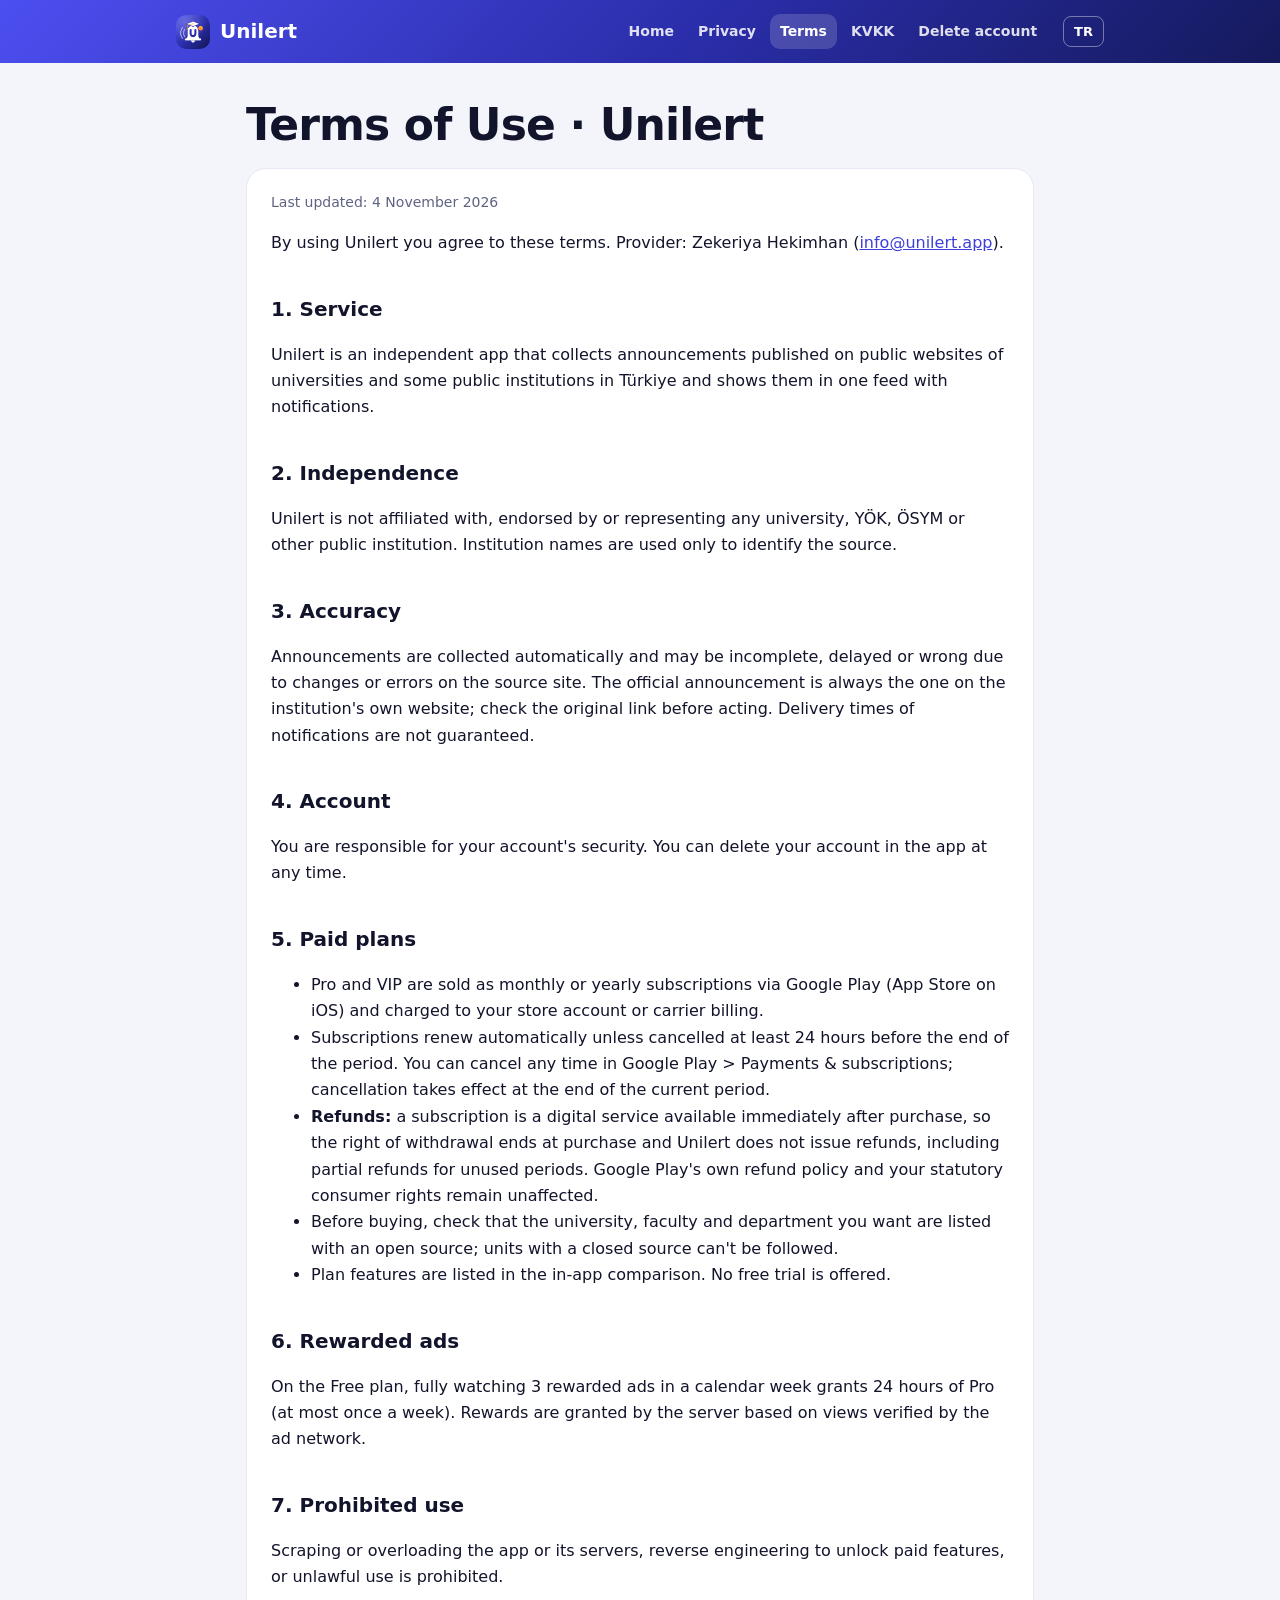
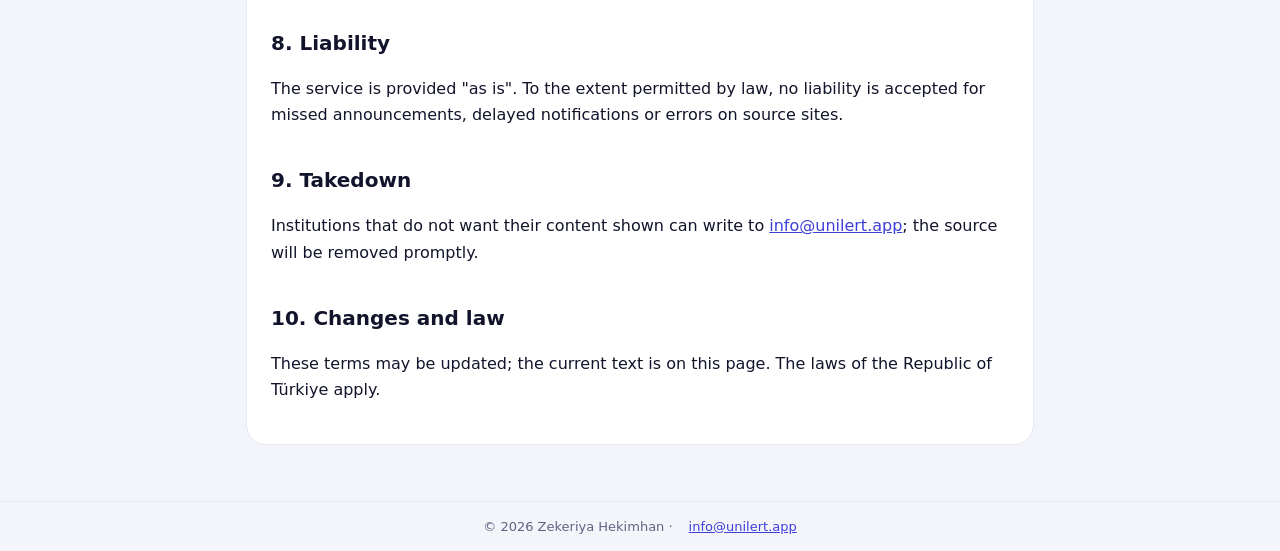
<file: en/kullanim-kosullari/index.html>
<!doctype html>
<html lang="en">
<head>
<meta charset="utf-8">
<meta name="viewport" content="width=device-width, initial-scale=1">
<title>Terms of Use · Unilert</title>
<meta name="description" content="Unilert · University announcements in one app">
<link rel="icon" href="../../assets/logo.png">
<link rel="stylesheet" href="../../assets/style.css">
</head>
<body>
<header><div class="bar">
<a class="brand" href="../../en/"><img src="../../assets/logo.png" width="34" height="34" alt="">Unilert</a>
<nav><a href="../../en/">Home</a><a href="../../en/gizlilik/">Privacy</a><a href="../../en/kullanim-kosullari/" class=on>Terms</a><a href="../../en/kvkk/">KVKK</a><a href="../../en/hesap-silme/">Delete account</a></nav>
<a class="lang" href="../../kullanim-kosullari/" hreflang="tr">TR</a>
</div></header>
<main><h1>Terms of Use · Unilert</h1><div class="doc">
<p class="meta">Last updated: 4 November 2026</p>
<p>By using Unilert you agree to these terms. Provider: Zekeriya Hekimhan (<a href="mailto:info@unilert.app">info@unilert.app</a>).</p>
<h2>1. Service</h2><p>Unilert is an independent app that collects announcements published on public websites of universities and some public institutions in Türkiye and shows them in one feed with notifications.</p>
<h2>2. Independence</h2><p>Unilert is not affiliated with, endorsed by or representing any university, YÖK, ÖSYM or other public institution. Institution names are used only to identify the source.</p>
<h2>3. Accuracy</h2><p>Announcements are collected automatically and may be incomplete, delayed or wrong due to changes or errors on the source site. The official announcement is always the one on the institution's own website; check the original link before acting. Delivery times of notifications are not guaranteed.</p>
<h2>4. Account</h2><p>You are responsible for your account's security. You can delete your account in the app at any time.</p>
<h2>5. Paid plans</h2><ul><li>Pro and VIP are sold as monthly or yearly subscriptions via Google Play (App Store on iOS) and charged to your store account or carrier billing.</li><li>Subscriptions renew automatically unless cancelled at least 24 hours before the end of the period. You can cancel any time in Google Play &gt; Payments &amp; subscriptions; cancellation takes effect at the end of the current period.</li><li><strong>Refunds:</strong> a subscription is a digital service available immediately after purchase, so the right of withdrawal ends at purchase and Unilert does not issue refunds, including partial refunds for unused periods. Google Play's own refund policy and your statutory consumer rights remain unaffected.</li><li>Before buying, check that the university, faculty and department you want are listed with an open source; units with a closed source can't be followed.</li><li>Plan features are listed in the in-app comparison. No free trial is offered.</li></ul>
<h2>6. Rewarded ads</h2><p>On the Free plan, fully watching 3 rewarded ads in a calendar week grants 24 hours of Pro (at most once a week). Rewards are granted by the server based on views verified by the ad network.</p>
<h2>7. Prohibited use</h2><p>Scraping or overloading the app or its servers, reverse engineering to unlock paid features, or unlawful use is prohibited.</p>
<h2>8. Liability</h2><p>The service is provided "as is". To the extent permitted by law, no liability is accepted for missed announcements, delayed notifications or errors on source sites.</p>
<h2>9. Takedown</h2><p>Institutions that do not want their content shown can write to <a href="mailto:info@unilert.app">info@unilert.app</a>; the source will be removed promptly.</p>
<h2>10. Changes and law</h2><p>These terms may be updated; the current text is on this page. The laws of the Republic of Türkiye apply.</p>
</div></main>
<footer><div class="bar">© 2026 Zekeriya Hekimhan · <a href="mailto:info@unilert.app">info@unilert.app</a></div></footer>
</body>
</html>
</file>
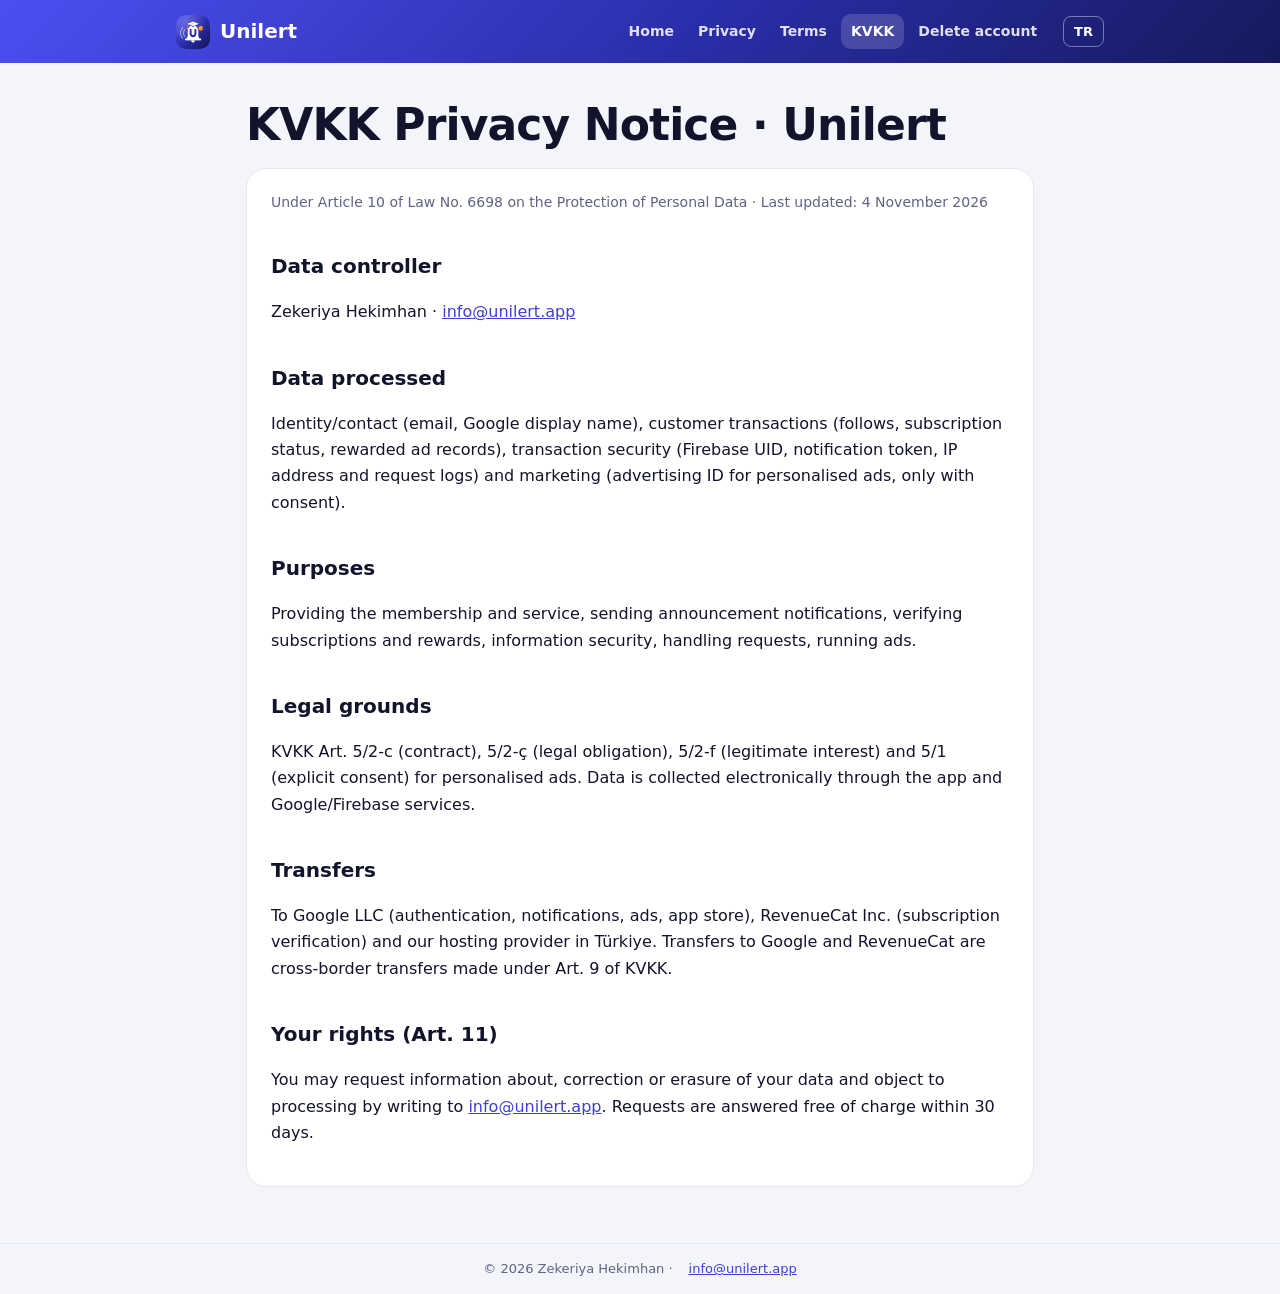
<file: en/kvkk/index.html>
<!doctype html>
<html lang="en">
<head>
<meta charset="utf-8">
<meta name="viewport" content="width=device-width, initial-scale=1">
<title>KVKK Privacy Notice · Unilert</title>
<meta name="description" content="Unilert · University announcements in one app">
<link rel="icon" href="../../assets/logo.png">
<link rel="stylesheet" href="../../assets/style.css">
</head>
<body>
<header><div class="bar">
<a class="brand" href="../../en/"><img src="../../assets/logo.png" width="34" height="34" alt="">Unilert</a>
<nav><a href="../../en/">Home</a><a href="../../en/gizlilik/">Privacy</a><a href="../../en/kullanim-kosullari/">Terms</a><a href="../../en/kvkk/" class=on>KVKK</a><a href="../../en/hesap-silme/">Delete account</a></nav>
<a class="lang" href="../../kvkk/" hreflang="tr">TR</a>
</div></header>
<main><h1>KVKK Privacy Notice · Unilert</h1><div class="doc">
<p class="meta">Under Article 10 of Law No. 6698 on the Protection of Personal Data · Last updated: 4 November 2026</p>
<h2>Data controller</h2><p>Zekeriya Hekimhan · <a href="mailto:info@unilert.app">info@unilert.app</a></p>
<h2>Data processed</h2><p>Identity/contact (email, Google display name), customer transactions (follows, subscription status, rewarded ad records), transaction security (Firebase UID, notification token, IP address and request logs) and marketing (advertising ID for personalised ads, only with consent).</p>
<h2>Purposes</h2><p>Providing the membership and service, sending announcement notifications, verifying subscriptions and rewards, information security, handling requests, running ads.</p>
<h2>Legal grounds</h2><p>KVKK Art. 5/2-c (contract), 5/2-ç (legal obligation), 5/2-f (legitimate interest) and 5/1 (explicit consent) for personalised ads. Data is collected electronically through the app and Google/Firebase services.</p>
<h2>Transfers</h2><p>To Google LLC (authentication, notifications, ads, app store), RevenueCat Inc. (subscription verification) and our hosting provider in Türkiye. Transfers to Google and RevenueCat are cross-border transfers made under Art. 9 of KVKK.</p>
<h2>Your rights (Art. 11)</h2><p>You may request information about, correction or erasure of your data and object to processing by writing to <a href="mailto:info@unilert.app">info@unilert.app</a>. Requests are answered free of charge within 30 days.</p>
</div></main>
<footer><div class="bar">© 2026 Zekeriya Hekimhan · <a href="mailto:info@unilert.app">info@unilert.app</a></div></footer>
</body>
</html>
</file>
<file: assets/style.css>
:root{--bg:#f4f5fb;--card:#fff;--text:#12142b;--muted:#5e6382;--border:#e6e8f2;--brand:#3d3fd8;--accent:#ff8a1f}
@media (prefers-color-scheme:dark){:root{--bg:#0b0e26;--card:#151a42;--text:#eef0ff;--muted:#9aa0c8;--border:#242a5e;--brand:#8c8fff}}
*{box-sizing:border-box}html{-webkit-text-size-adjust:100%}
body{margin:0;background:var(--bg);color:var(--text);font:16px/1.65 system-ui,-apple-system,"Segoe UI",Roboto,sans-serif}
a{color:var(--brand)}
header{background:linear-gradient(135deg,#4c4ff0,#2a2da8 55%,#151a5c);color:#fff}
.bar{max-width:960px;margin:0 auto;padding:14px 16px;display:flex;align-items:center;gap:16px;flex-wrap:wrap}
.brand{display:flex;align-items:center;gap:10px;color:#fff;text-decoration:none;font-weight:800;font-size:20px}
.brand img{border-radius:10px}
nav{display:flex;gap:4px;flex-wrap:wrap;margin-left:auto}
nav a{color:#fff;opacity:.85;text-decoration:none;padding:6px 10px;border-radius:10px;font-size:14px;font-weight:600}
nav a:hover,nav a.on{opacity:1;background:rgba(255,255,255,.16)}
.lang{color:#fff;font-weight:800;font-size:13px;border:1px solid rgba(255,255,255,.4);padding:4px 10px;border-radius:8px;text-decoration:none}
main{max-width:820px;margin:0 auto;padding:28px 16px 56px}
main.wide{max-width:960px}
h1{font-size:clamp(28px,5vw,44px);line-height:1.15;letter-spacing:-.02em;margin:.2em 0 .4em}
h2{font-size:20px;margin:1.8em 0 .5em}
.meta{color:var(--muted);font-size:14px}
.hero{text-align:center;padding:24px 0 8px}.hero-logo{border-radius:26px;box-shadow:0 18px 40px rgba(61,63,216,.3)}
.lead{color:var(--muted);font-size:18px;max-width:620px;margin:0 auto 24px}
.store{display:inline-block;background:var(--accent);color:#fff;text-decoration:none;font-weight:800;padding:14px 26px;border-radius:16px}
.grid{display:grid;grid-template-columns:repeat(auto-fit,minmax(210px,1fr));gap:14px;margin-top:40px}
.card{background:var(--card);border:1px solid var(--border);border-radius:18px;padding:18px}
.card h3{margin:0 0 6px;font-size:17px}.card p{margin:0;color:var(--muted);font-size:15px}
.doc{background:var(--card);border:1px solid var(--border);border-radius:20px;padding:8px 24px 24px}
.disclaimer{color:var(--muted);font-size:13px;text-align:center;margin-top:36px}
footer{border-top:1px solid var(--border);color:var(--muted);font-size:13px}
footer .bar{justify-content:center}
code{background:var(--border);padding:1px 6px;border-radius:6px}
@media (max-width:520px){.doc{padding:4px 16px 18px}nav{margin-left:0}}
</file>
